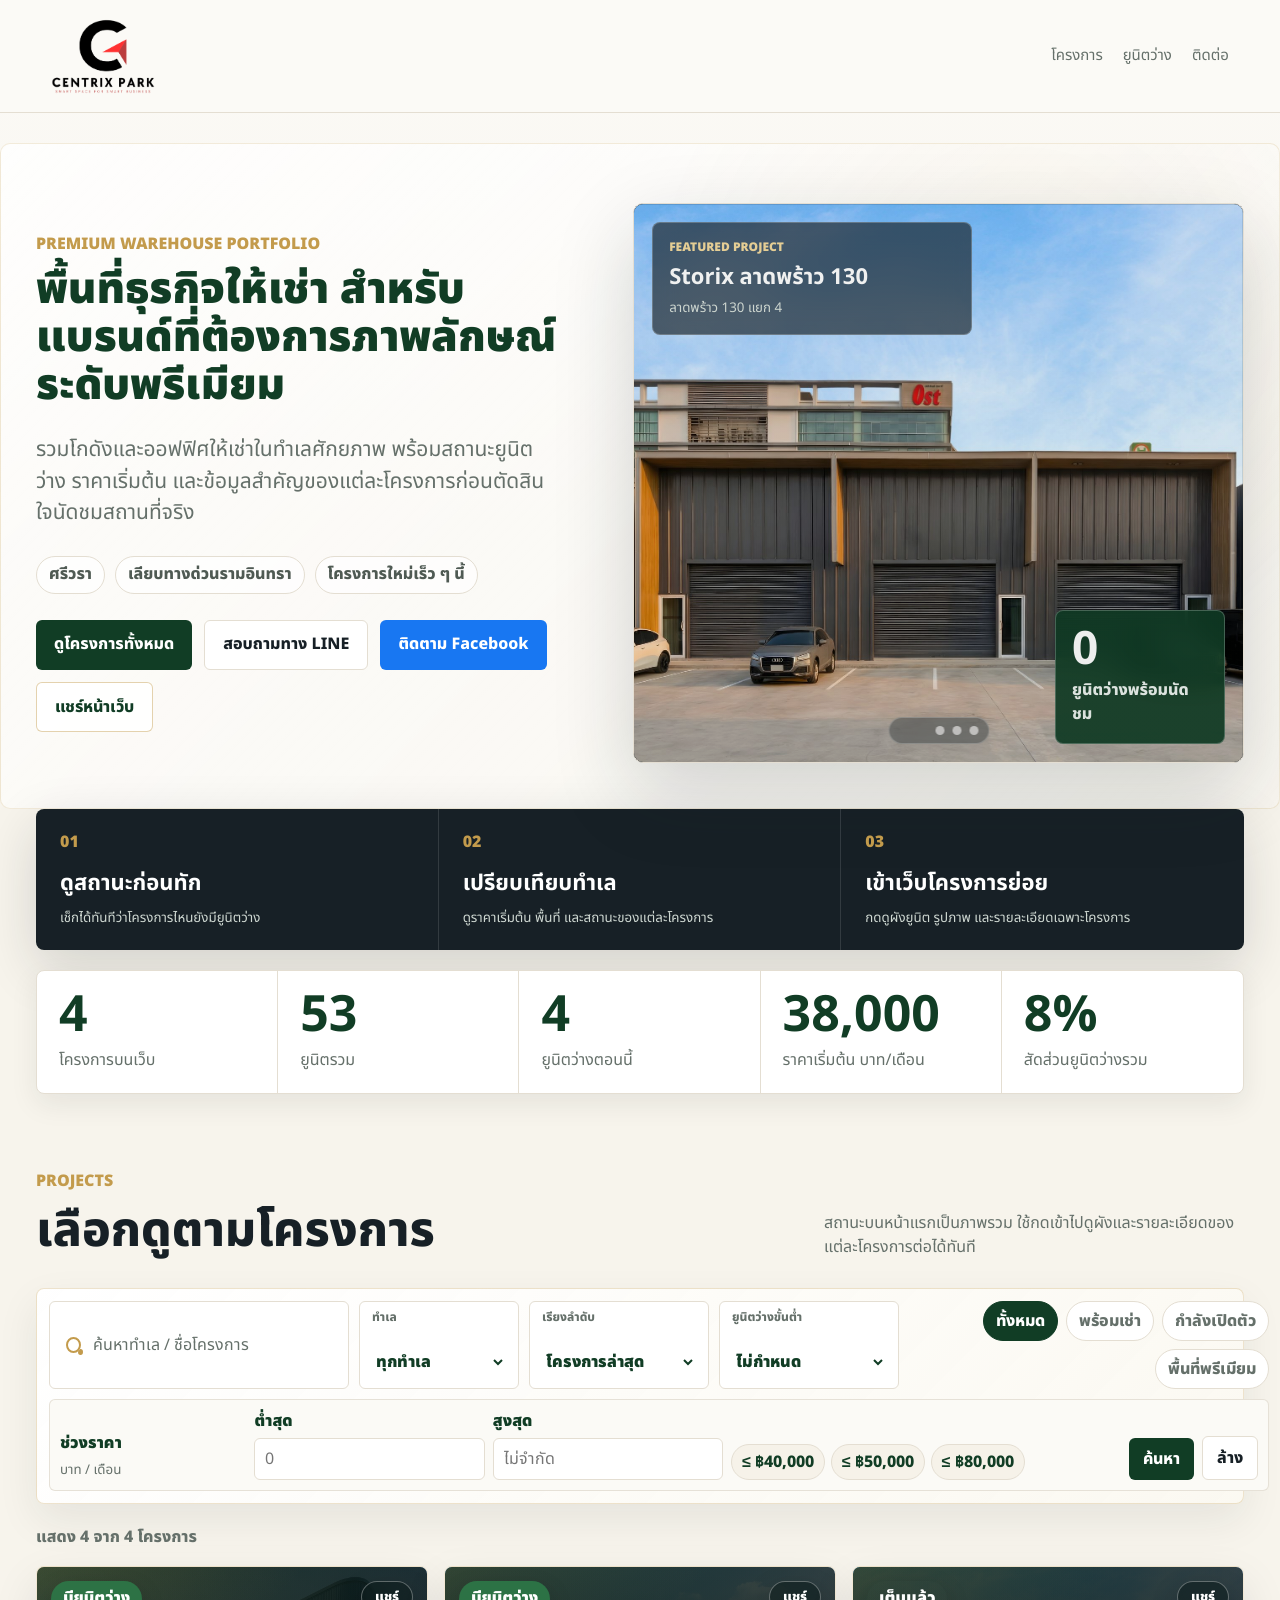
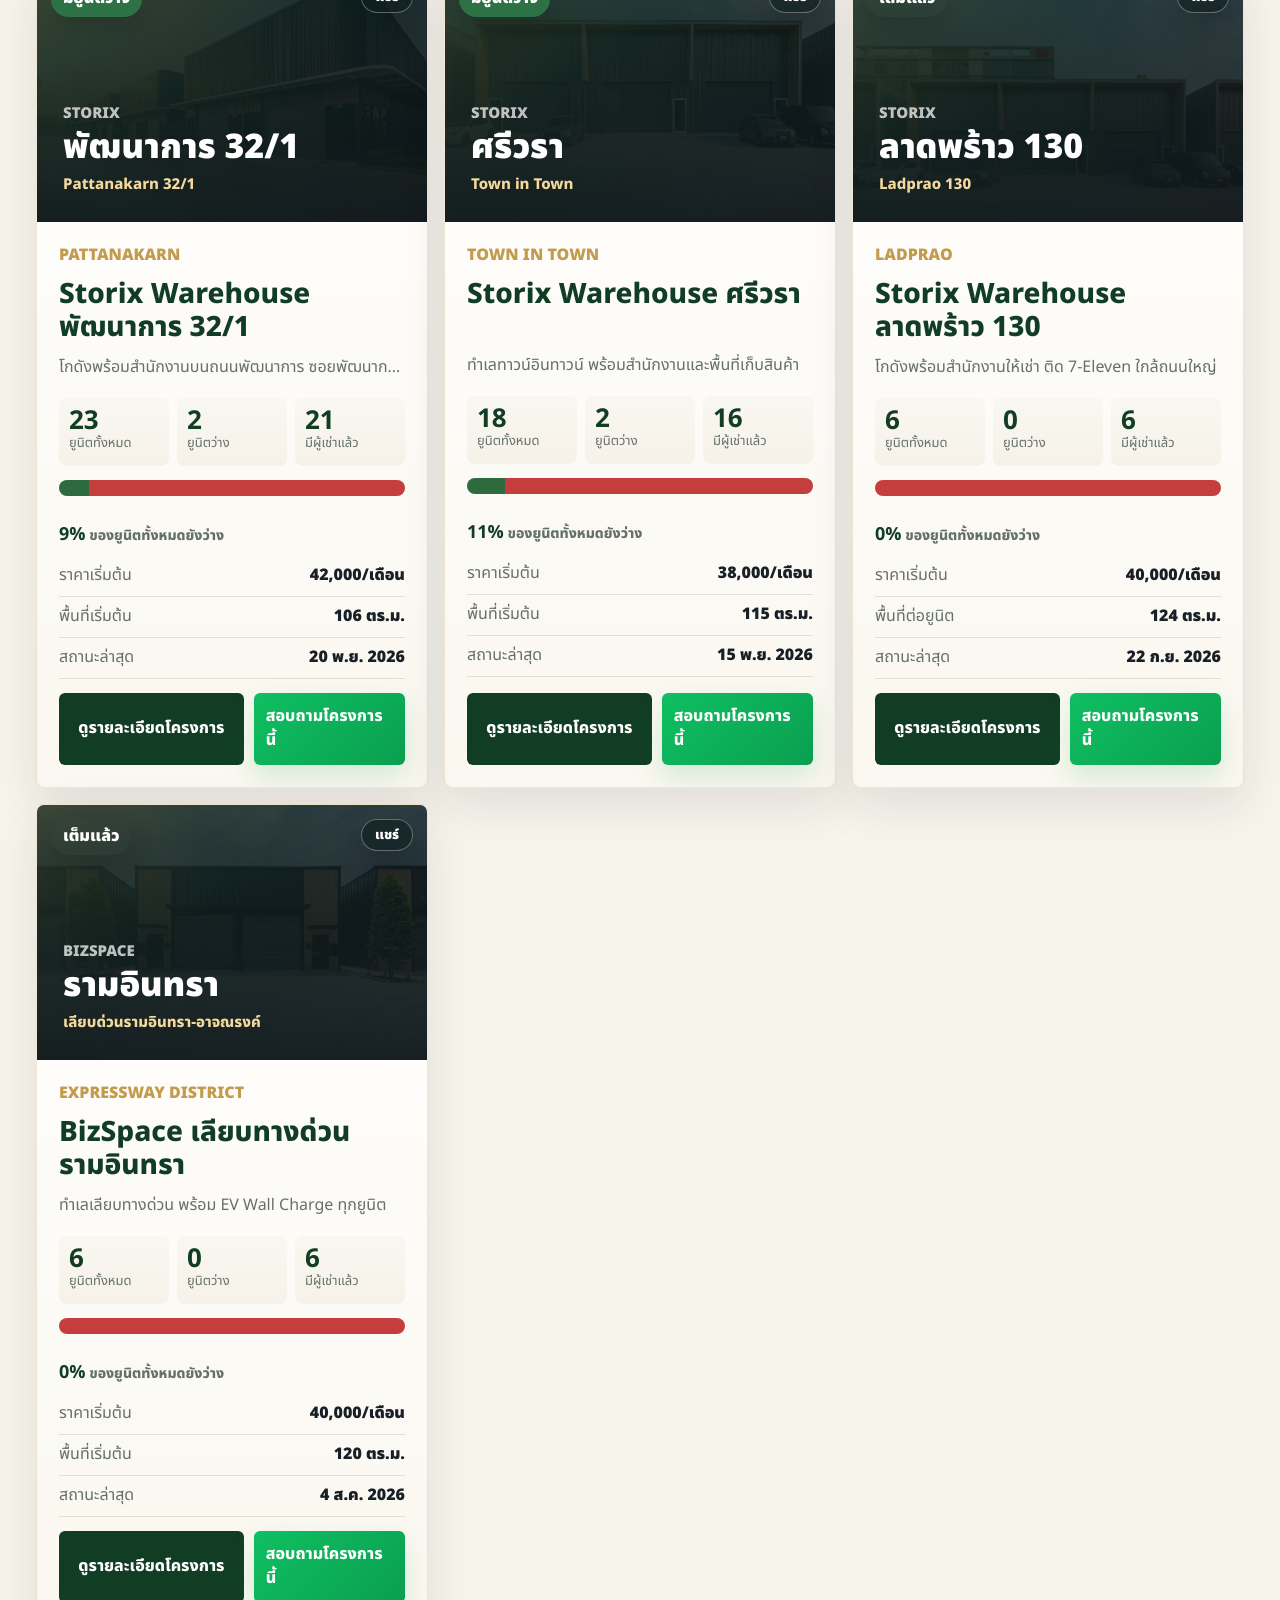
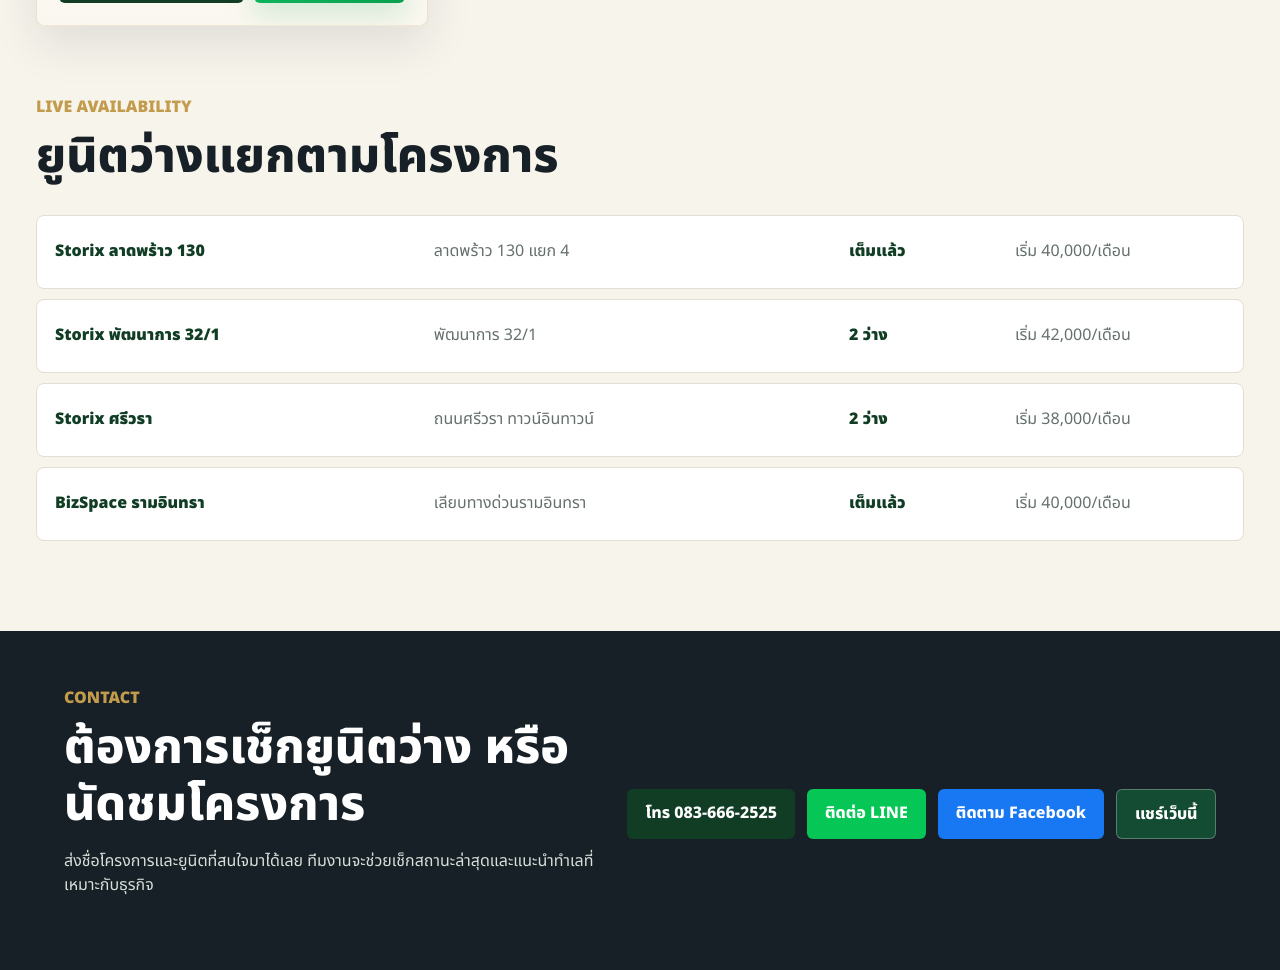
<file: index.html>
﻿<!doctype html>
<html lang="th">
  <head>
    <meta charset="utf-8">
    <meta name="viewport" content="width=device-width, initial-scale=1">
    <title>CENTRIX Park | โกดังและออฟฟิศให้เช่า</title>
    <meta name="description" content="รวมโกดังพร้อมสำนักงานให้เช่าในทำเลพรีเมียม พร้อมสถานะยูนิตว่าง ราคาเริ่มต้น และข้อมูลสำคัญของแต่ละโครงการก่อนนัดชมสถานที่จริง">
    <meta name="robots" content="index, follow">
    <link rel="canonical" href="https://www.centrixpark.com/">
    <meta property="og:type" content="website">
    <meta property="og:site_name" content="CENTRIX Park">
    <meta property="og:title" content="CENTRIX Park | โกดังและออฟฟิศให้เช่าทำเลพรีเมียม">
    <meta property="og:description" content="เลือกดูโครงการโกดังพร้อมสำนักงานให้เช่า พร้อมสถานะยูนิตว่าง ราคาเริ่มต้น และข้อมูลสำคัญก่อนนัดชมสถานที่จริง">
    <meta property="og:url" content="https://www.centrixpark.com/">
    <meta property="og:image" content="https://www.centrixpark.com/assets/storix-sriwara/hero-daylight.jpeg">
    <meta name="twitter:card" content="summary_large_image">
    <meta name="twitter:title" content="CENTRIX Park | โกดังและออฟฟิศให้เช่าทำเลพรีเมียม">
    <meta name="twitter:description" content="รวมโครงการโกดังพร้อมสำนักงานให้เช่า พร้อมสถานะยูนิตว่าง ราคาเริ่มต้น และทำเลสำคัญ">
    <meta name="twitter:image" content="https://www.centrixpark.com/assets/storix-sriwara/hero-daylight.jpeg">
    <link rel="preconnect" href="https://fonts.googleapis.com">
    <link rel="preconnect" href="https://fonts.gstatic.com" crossorigin>
    <link href="https://fonts.googleapis.com/css2?family=Noto+Sans+Thai:wght@400;500;600;700;800;900&display=swap" rel="stylesheet">
    <link rel="stylesheet" href="styles.css?v=20260813-feature-slider-1">
  </head>
  <body class="home-page">
    <header class="topbar home-topbar">
      <a class="brand brand-logo" href="#top" aria-label="CENTRIX Space">
        <img src="assets/brand/centrix-space-logo-header.png" alt="CENTRIX Space">
      </a>
      <nav aria-label="เมนูหลัก">
        <a href="#projects">โครงการ</a>
        <a href="#availability">ยูนิตว่าง</a>
        <a href="#contact">ติดต่อ</a>
      </nav>
    </header>

    <main id="top">
      <section class="home-hero">
        <div class="home-hero-copy">
          <p class="eyebrow">Premium Warehouse Portfolio</p>
          <h1>พื้นที่ธุรกิจให้เช่า สำหรับแบรนด์ที่ต้องการภาพลักษณ์ระดับพรีเมียม</h1>
          <p>
            รวมโกดังและออฟฟิศให้เช่าในทำเลศักยภาพ พร้อมสถานะยูนิตว่าง ราคาเริ่มต้น
            และข้อมูลสำคัญของแต่ละโครงการก่อนตัดสินใจนัดชมสถานที่จริง
          </p>
          <div class="home-location-pills" aria-label="ทำเลที่เปิดให้ดูข้อมูล">
            <span>ศรีวรา</span>
            <span>เลียบทางด่วนรามอินทรา</span>
            <span>โครงการใหม่เร็ว ๆ นี้</span>
          </div>
          <div class="hero-actions">
            <a class="button primary" href="#projects">ดูโครงการทั้งหมด</a>
            <a class="button ghost dark" href="https://lin.ee/n7IwEYp" target="_blank" rel="noreferrer" data-line-message="สนใจสอบถามภาพรวมโครงการโกดังและออฟฟิศให้เช่าของ CENTRIX Park">สอบถามทาง LINE</a>
            <a class="button facebook" href="https://www.facebook.com/centrixspace" target="_blank" rel="noreferrer">ติดตาม Facebook</a>
            <button class="button share" type="button" data-share data-share-url="./" data-share-title="CENTRIX Park" data-share-text="รวมโครงการโกดังและออฟฟิศให้เช่า พร้อมดูสถานะยูนิตว่างล่าสุด" data-share-done="แชร์แล้ว" data-share-copied="คัดลอกลิงก์แล้ว">แชร์หน้าเว็บ</button>
          </div>
        </div>
        <div class="home-hero-media home-feature-slider" data-feature-slider aria-label="โครงการแนะนำ">
          <a class="feature-slide is-active" href="storix-ladprao130/" data-feature-slide aria-label="ดูโครงการ Storix ลาดพร้าว 130">
            <img src="assets/storix-ladprao130/hero-front.jpg" alt="Storix Warehouse ลาดพร้าว 130">
            <span class="home-hero-panel">
              <span>Featured Project</span>
              <strong>Storix ลาดพร้าว 130</strong>
              <small>ลาดพร้าว 130 แยก 4</small>
            </span>
            <span class="home-hero-badge">
              <strong>0</strong>
              <span>ยูนิตว่างพร้อมนัดชม</span>
            </span>
          </a>
          <a class="feature-slide" href="storix-phatthanakan32-1/" data-feature-slide aria-label="ดูโครงการ Storix พัฒนาการ 32/1">
            <img src="assets/storix-phatthanakan32-1/hero.jpeg" alt="Storix Warehouse พัฒนาการ 32/1">
            <span class="home-hero-panel">
              <span>Featured Project</span>
              <strong>Storix พัฒนาการ 32/1</strong>
              <small>Pattanakarn 32/1</small>
            </span>
            <span class="home-hero-badge">
              <strong>2</strong>
              <span>ยูนิตว่างพร้อมนัดชม</span>
            </span>
          </a>
          <a class="feature-slide" href="storix-sriwara/" data-feature-slide aria-label="ดูโครงการ Storix ศรีวรา">
            <img src="assets/storix-sriwara/hero-daylight.jpeg" alt="Storix Warehouse ศรีวรา">
            <span class="home-hero-panel">
              <span>Featured Project</span>
              <strong>Storix ศรีวรา</strong>
              <small>Town in Town</small>
            </span>
            <span class="home-hero-badge">
              <strong>2</strong>
              <span>ยูนิตว่างพร้อมนัดชม</span>
            </span>
          </a>
          <a class="feature-slide" href="bizspace-ramindra/" data-feature-slide aria-label="ดูโครงการ BizSpace รามอินทรา">
            <img src="assets/bizspace-ramindra/hero-wide.jpeg" alt="BizSpace เลียบทางด่วนรามอินทรา">
            <span class="home-hero-panel">
              <span>Featured Project</span>
              <strong>BizSpace รามอินทรา</strong>
              <small>เลียบด่วนรามอินทรา-อาจณรงค์</small>
            </span>
            <span class="home-hero-badge">
              <strong>0</strong>
              <span>ยูนิตว่างพร้อมนัดชม</span>
            </span>
          </a>
          <div class="feature-slider-dots" aria-label="เลือกโครงการแนะนำ">
            <button class="active" type="button" data-feature-dot aria-label="แสดง Storix ลาดพร้าว 130"></button>
            <button type="button" data-feature-dot aria-label="แสดง Storix พัฒนาการ 32/1"></button>
            <button type="button" data-feature-dot aria-label="แสดง Storix ศรีวรา"></button>
            <button type="button" data-feature-dot aria-label="แสดง BizSpace รามอินทรา"></button>
          </div>
        </div>
      </section>

      <section class="home-service-strip" aria-label="บริการบนหน้าแรก">
        <article>
          <span>01</span>
          <strong>ดูสถานะก่อนทัก</strong>
          <small>เช็กได้ทันทีว่าโครงการไหนยังมียูนิตว่าง</small>
        </article>
        <article>
          <span>02</span>
          <strong>เปรียบเทียบทำเล</strong>
          <small>ดูราคาเริ่มต้น พื้นที่ และสถานะของแต่ละโครงการ</small>
        </article>
        <article>
          <span>03</span>
          <strong>เข้าเว็บโครงการย่อย</strong>
          <small>กดดูผังยูนิต รูปภาพ และรายละเอียดเฉพาะโครงการ</small>
        </article>
      </section>

      <section class="home-stats" aria-label="ภาพรวมสถานะทุกโครงการ">
        <div>
          <strong data-home-stat="projects">4</strong>
          <span>โครงการบนเว็บ</span>
        </div>
        <div>
          <strong data-home-stat="total-units">53</strong>
          <span>ยูนิตรวม</span>
        </div>
        <div>
          <strong data-home-stat="available-units">4</strong>
          <span>ยูนิตว่างตอนนี้</span>
        </div>
        <div>
          <strong data-home-stat="min-price">38,000</strong>
          <span>ราคาเริ่มต้น บาท/เดือน</span>
        </div>
        <div>
          <strong data-overall-availability>8%</strong>
          <span>สัดส่วนยูนิตว่างรวม</span>
        </div>
      </section>

      <section class="section project-directory" id="projects">
        <div class="section-head">
          <div>
            <p class="eyebrow">Projects</p>
            <h2>เลือกดูตามโครงการ</h2>
          </div>
          <p class="home-note">สถานะบนหน้าแรกเป็นภาพรวม ใช้กดเข้าไปดูผังและรายละเอียดของแต่ละโครงการต่อได้ทันที</p>
        </div>

        <div class="project-toolbar" aria-label="เครื่องมือค้นหาโครงการ">
          <div class="project-search">
            <input type="search" placeholder="ค้นหาทำเล / ชื่อโครงการ" aria-label="ค้นหาทำเลหรือชื่อโครงการ" data-project-search>
          </div>
          <label class="project-select-filter">
            <span>ทำเล</span>
            <select data-location-filter aria-label="กรองตามทำเล">
              <option value="all">ทุกทำเล</option>
              <option value="pattanakarn">พัฒนาการ</option>
              <option value="ladprao">ลาดพร้าว</option>
              <option value="town-in-town">ทาวน์อินทาวน์</option>
              <option value="ramindra">เลียบด่วนรามอินทรา</option>
            </select>
          </label>
          <label class="project-sort">
            <span>เรียงลำดับ</span>
            <select data-project-sort aria-label="เรียงลำดับโครงการ">
              <option value="latest">โครงการล่าสุด</option>
              <option value="price-asc">ราคาต่ำสุด-สูงสุด</option>
              <option value="available-desc">ยูนิตว่างเยอะ-น้อย</option>
              <option value="availability-percent">สัดส่วนว่างสูงสุด</option>
            </select>
          </label>
          <label class="project-select-filter compact-filter">
            <span>ยูนิตว่างขั้นต่ำ</span>
            <select data-min-available aria-label="กรองตามจำนวนยูนิตว่างขั้นต่ำ">
              <option value="0">ไม่กำหนด</option>
              <option value="1">อย่างน้อย 1 ยูนิต</option>
              <option value="5">อย่างน้อย 5 ยูนิต</option>
              <option value="10">อย่างน้อย 10 ยูนิต</option>
              <option value="20">อย่างน้อย 20 ยูนิต</option>
            </select>
          </label>
          <div class="project-filter-pills" aria-label="ตัวกรองสถานะโครงการ">
            <button class="active" type="button" data-status-filter="all">ทั้งหมด</button>
            <button type="button" data-status-filter="available">พร้อมเช่า</button>
            <button type="button" data-status-filter="coming">กำลังเปิดตัว</button>
            <button type="button" data-status-filter="premium">พื้นที่พรีเมียม</button>
          </div>

          <div class="price-filter-panel" aria-label="ค้นหาตามช่วงราคา">
            <div>
              <span class="filter-label">ช่วงราคา</span>
              <small>บาท / เดือน</small>
            </div>
            <label>
              <span>ต่ำสุด</span>
              <input type="number" min="0" step="1000" placeholder="0" data-price-min>
            </label>
            <label>
              <span>สูงสุด</span>
              <input type="number" min="0" step="1000" placeholder="ไม่จำกัด" data-price-max>
            </label>
            <div class="price-shortcuts" aria-label="ช่วงราคายอดนิยม">
              <button type="button" data-price-max-shortcut="40000">≤ ฿40,000</button>
              <button type="button" data-price-max-shortcut="50000">≤ ฿50,000</button>
              <button type="button" data-price-max-shortcut="80000">≤ ฿80,000</button>
            </div>
            <button class="button primary compact" type="button" data-apply-filter>ค้นหา</button>
            <button class="button ghost dark compact" type="button" data-clear-filter>ล้าง</button>
          </div>
        </div>
        <div class="active-filter-chips" aria-live="polite" data-active-filters></div>
        <p class="filter-result" data-filter-result>แสดง 4 โครงการ</p>

        <div class="project-grid">
          <article class="project-card project-card-compact reveal-on-scroll" data-project-card data-status="leased premium" data-name="Storix Warehouse ลาดพร้าว 130" data-brand="Storix" data-location="ลาดพร้าว 130 แยก 4" data-location-key="ladprao" data-tags="โกดัง สำนักงาน ลาดพร้าว 130 แยก 4 ติด 7-Eleven ใกล้ถนนใหญ่ premium warehouse office เต็มแล้ว มีผู้เช่าแล้ว" data-min-price="40000" data-area="124" data-total-units="6" data-available-units="0" data-updated-order="28">
            <div class="project-cover-wrap">
              <a class="project-image project-cover ladprao-cover" href="storix-ladprao130/" aria-label="ดูโครงการ Storix ลาดพร้าว 130">
                <span class="project-status leased">เต็มแล้ว</span>
                <span class="project-cover-brand">Storix</span>
                <strong>ลาดพร้าว 130</strong>
                <small>Ladprao 130</small>
              </a>
              <button class="project-share-button" type="button" data-share data-share-url="storix-ladprao130/" data-share-title="Storix Warehouse ลาดพร้าว 130" data-share-text="โกดังพร้อมสำนักงานให้เช่า ลาดพร้าว 130 แยก 4 ติด 7-Eleven ใกล้ถนนใหญ่" data-share-done="แชร์แล้ว" data-share-copied="คัดลอกลิงก์แล้ว">แชร์</button>
            </div>
            <div class="project-content">
              <div>
                <p class="eyebrow">Ladprao</p>
                <h3>Storix Warehouse ลาดพร้าว 130</h3>
                <p>โกดังพร้อมสำนักงานให้เช่า ติด 7-Eleven ใกล้ถนนใหญ่</p>
              </div>
              <div class="project-metrics" aria-label="สถานะ Storix ลาดพร้าว 130">
                <span><strong>6</strong>ยูนิตทั้งหมด</span>
                <span><strong>0</strong>ยูนิตว่าง</span>
                <span><strong>6</strong>มีผู้เช่าแล้ว</span>
              </div>
              <div class="availability-bar" aria-label="แถบสถานะยูนิต Storix ลาดพร้าว 130">
                <span class="bar available" style="--size: 0"></span>
                <span class="bar reserved" style="--size: 6"></span>
              </div>
              <p class="availability-caption"><strong>0%</strong> ของยูนิตทั้งหมดยังว่าง</p>
              <dl class="project-facts">
                <div><dt>ราคาเริ่มต้น</dt><dd>40,000/เดือน</dd></div>
                <div><dt>พื้นที่ต่อยูนิต</dt><dd>124 ตร.ม.</dd></div>
                <div><dt>สถานะล่าสุด</dt><dd>22 ก.ย. 2026</dd></div>
              </dl>
              <div class="project-actions">
                <a class="button primary" href="storix-ladprao130/">ดูรายละเอียดโครงการ</a>
                <a class="button line subtle" href="https://lin.ee/n7IwEYp" target="_blank" rel="noreferrer" data-line-message="สนใจสอบถามรายละเอียด Storix Warehouse ลาดพร้าว 130 ราคา 40,000 บาท/เดือน ตอนนี้มีผู้เช่าเต็มแล้ว ขนาด 124 ตร.ม.">สอบถามโครงการนี้</a>
              </div>
            </div>
          </article>
          <article class="project-card project-card-compact reveal-on-scroll" data-project-card data-status="available premium" data-name="Storix Warehouse พัฒนาการ 32/1" data-brand="Storix" data-location="พัฒนาการ 32/1" data-location-key="pattanakarn" data-tags="โกดัง สำนักงาน ถนนพัฒนาการ ซอยพัฒนาการ 32/1 premium warehouse office" data-min-price="42000" data-area="106" data-total-units="23" data-available-units="2" data-updated-order="36">
            <div class="project-cover-wrap">
              <a class="project-image project-cover phatthanakan-cover" href="storix-phatthanakan32-1/" aria-label="ดูโครงการ Storix พัฒนาการ 32/1">
                <span class="project-status available">มียูนิตว่าง</span>
                <span class="project-cover-brand">Storix</span>
                <strong>พัฒนาการ 32/1</strong>
                <small>Pattanakarn 32/1</small>
              </a>
              <button class="project-share-button" type="button" data-share data-share-url="storix-phatthanakan32-1/" data-share-title="Storix Warehouse พัฒนาการ 32/1" data-share-text="โกดังพร้อมสำนักงานบนถนนพัฒนาการ ซอยพัฒนาการ 32/1" data-share-done="แชร์แล้ว" data-share-copied="คัดลอกลิงก์แล้ว">แชร์</button>
            </div>
            <div class="project-content">
              <div>
                <p class="eyebrow">Pattanakarn</p>
                <h3>Storix Warehouse พัฒนาการ 32/1</h3>
                <p>โกดังพร้อมสำนักงานบนถนนพัฒนาการ ซอยพัฒนาการ 32/1</p>
              </div>
              <div class="project-metrics" aria-label="สถานะ Storix พัฒนาการ 32/1">
                <span><strong>23</strong>ยูนิตทั้งหมด</span>
                <span><strong>2</strong>ยูนิตว่าง</span>
                <span><strong>21</strong>มีผู้เช่าแล้ว</span>
              </div>
              <div class="availability-bar" aria-label="แถบสถานะยูนิต Storix พัฒนาการ 32/1">
                <span class="bar available" style="--size: 2"></span>
                <span class="bar reserved" style="--size: 21"></span>
              </div>
              <p class="availability-caption"><strong>9%</strong> ของยูนิตทั้งหมดยังว่าง</p>
              <dl class="project-facts">
                <div><dt>ราคาเริ่มต้น</dt><dd>42,000/เดือน</dd></div>
                <div><dt>พื้นที่เริ่มต้น</dt><dd>106 ตร.ม.</dd></div>
                <div><dt>สถานะล่าสุด</dt><dd>20 พ.ย. 2026</dd></div>
              </dl>
              <div class="project-actions">
                <a class="button primary" href="storix-phatthanakan32-1/">ดูรายละเอียดโครงการ</a>
                <a class="button line subtle" href="https://lin.ee/n7IwEYp" target="_blank" rel="noreferrer" data-line-message="สนใจสอบถามรายละเอียด Storix Warehouse พัฒนาการ 32/1 ราคาเริ่มต้น 42,000 บาท/เดือน ยูนิตว่าง 2 ยูนิต">สอบถามโครงการนี้</a>
              </div>
            </div>
          </article>
          <article class="project-card project-card-compact featured reveal-on-scroll" data-project-card data-status="available premium" data-name="Storix Warehouse ศรีวรา" data-brand="Storix" data-location="ถนนศรีวรา ทาวน์อินทาวน์" data-location-key="town-in-town" data-tags="โกดัง สำนักงาน ศรีวรา ทาวน์อินทาวน์ town in town premium warehouse office" data-min-price="38000" data-area="115" data-total-units="18" data-available-units="2" data-updated-order="35">
            <div class="project-cover-wrap">
              <a class="project-image project-cover storix-cover" href="storix-sriwara/" aria-label="ดูโครงการ Storix ศรีวรา">
                <span class="project-status available">มียูนิตว่าง</span>
                <span class="project-cover-brand">Storix</span>
                <strong>ศรีวรา</strong>
                <small>Town in Town</small>
              </a>
              <button class="project-share-button" type="button" data-share data-share-url="storix-sriwara/" data-share-title="Storix Warehouse ศรีวรา" data-share-text="โกดังพร้อมสำนักงาน ทำเลถนนศรีวรา ทาวน์อินทาวน์" data-share-done="แชร์แล้ว" data-share-copied="คัดลอกลิงก์แล้ว">แชร์</button>
            </div>
            <div class="project-content">
              <div>
                <p class="eyebrow">Town in Town</p>
                <h3>Storix Warehouse ศรีวรา</h3>
                <p>ทำเลทาวน์อินทาวน์ พร้อมสำนักงานและพื้นที่เก็บสินค้า</p>
              </div>
              <div class="project-metrics" aria-label="สถานะ Storix ศรีวรา">
                <span><strong>18</strong>ยูนิตทั้งหมด</span>
                <span><strong>2</strong>ยูนิตว่าง</span>
                <span><strong>16</strong>มีผู้เช่าแล้ว</span>
              </div>
              <div class="availability-bar" aria-label="แถบสถานะยูนิต Storix ศรีวรา">
                <span class="bar available" style="--size: 2"></span>
                <span class="bar reserved" style="--size: 16"></span>
              </div>
              <p class="availability-caption"><strong>11%</strong> ของยูนิตทั้งหมดยังว่าง</p>
              <dl class="project-facts">
                <div><dt>ราคาเริ่มต้น</dt><dd>38,000/เดือน</dd></div>
                <div><dt>พื้นที่เริ่มต้น</dt><dd>115 ตร.ม.</dd></div>
                <div><dt>สถานะล่าสุด</dt><dd>15 พ.ย. 2026</dd></div>
              </dl>
              <div class="project-actions">
                <a class="button primary" href="storix-sriwara/">ดูรายละเอียดโครงการ</a>
                <a class="button line subtle" href="https://lin.ee/n7IwEYp" target="_blank" rel="noreferrer" data-line-message="สนใจสอบถามรายละเอียด Storix Warehouse ศรีวรา ราคาเริ่มต้น 38,000 บาท/เดือน ยูนิตว่าง 2 ยูนิต">สอบถามโครงการนี้</a>
              </div>
            </div>
          </article>

          <article class="project-card project-card-compact reveal-on-scroll" data-project-card data-status="leased premium" data-name="BizSpace เลียบทางด่วนรามอินทรา" data-brand="BizSpace" data-location="เลียบด่วนรามอินทรา-อาจณรงค์" data-location-key="ramindra" data-tags="โกดัง สำนักงาน เลียบด่วน รามอินทรา อาจณรงค์ EV wall charge bizspace premium warehouse office เต็มแล้ว มีผู้เช่าแล้ว" data-min-price="40000" data-area="120" data-total-units="6" data-available-units="0" data-updated-order="14">
            <div class="project-cover-wrap">
              <a class="project-image project-cover ramindra-cover" href="bizspace-ramindra/" aria-label="ดูโครงการ BizSpace รามอินทรา">
                <span class="project-status leased">เต็มแล้ว</span>
                <span class="project-cover-brand">BizSpace</span>
                <strong>รามอินทรา</strong>
                <small>เลียบด่วนรามอินทรา-อาจณรงค์</small>
              </a>
              <button class="project-share-button" type="button" data-share data-share-url="bizspace-ramindra/" data-share-title="BizSpace เลียบทางด่วนรามอินทรา" data-share-text="โกดังพร้อมสำนักงาน ทำเลเลียบด่วนรามอินทรา-อาจณรงค์" data-share-done="แชร์แล้ว" data-share-copied="คัดลอกลิงก์แล้ว">แชร์</button>
            </div>
            <div class="project-content">
              <div>
                <p class="eyebrow">Expressway District</p>
                <h3>BizSpace เลียบทางด่วนรามอินทรา</h3>
                <p>ทำเลเลียบทางด่วน พร้อม EV Wall Charge ทุกยูนิต</p>
              </div>
              <div class="project-metrics" aria-label="สถานะ BizSpace รามอินทรา">
                <span><strong>6</strong>ยูนิตทั้งหมด</span>
                <span><strong>0</strong>ยูนิตว่าง</span>
                <span><strong>6</strong>มีผู้เช่าแล้ว</span>
              </div>
              <div class="availability-bar" aria-label="แถบสถานะยูนิต BizSpace รามอินทรา">
                <span class="bar available" style="--size: 0"></span>
                <span class="bar reserved" style="--size: 6"></span>
              </div>
              <p class="availability-caption"><strong>0%</strong> ของยูนิตทั้งหมดยังว่าง</p>
              <dl class="project-facts">
                <div><dt>ราคาเริ่มต้น</dt><dd>40,000/เดือน</dd></div>
                <div><dt>พื้นที่เริ่มต้น</dt><dd>120 ตร.ม.</dd></div>
                <div><dt>สถานะล่าสุด</dt><dd>4 ส.ค. 2026</dd></div>
              </dl>
              <div class="project-actions">
                <a class="button primary" href="bizspace-ramindra/">ดูรายละเอียดโครงการ</a>
                <a class="button line subtle" href="https://lin.ee/n7IwEYp" target="_blank" rel="noreferrer" data-line-message="สนใจสอบถามรายละเอียด BizSpace เลียบทางด่วนรามอินทรา ตอนนี้มีผู้เช่าเต็มทุกยูนิตแล้ว ขอรับข้อมูลโครงการใกล้เคียงหรือคิวแจ้งเตือนเมื่อมีห้องว่าง">สอบถามโครงการนี้</a>
              </div>
            </div>
          </article>
        </div>
        <div class="project-empty-state" hidden data-empty-projects>
          <strong>ไม่พบโครงการที่ตรงกับตัวกรอง</strong>
          <p>ลองลดช่วงราคา เปลี่ยนทำเล หรือกดล้างตัวกรองเพื่อดูโครงการทั้งหมดอีกครั้ง</p>
          <button class="button primary compact" type="button" data-clear-filter>ล้างตัวกรอง</button>
        </div>
      </section>

      <section class="section availability-overview" id="availability">
        <div class="section-head">
          <div>
            <p class="eyebrow">Live Availability</p>
            <h2>ยูนิตว่างแยกตามโครงการ</h2>
          </div>
        </div>
        <div class="overview-list">
          <a class="overview-row" href="storix-ladprao130/">
            <span class="overview-name">Storix ลาดพร้าว 130</span>
            <span class="overview-location">ลาดพร้าว 130 แยก 4</span>
            <span class="overview-number">เต็มแล้ว</span>
            <span class="overview-price">เริ่ม 40,000/เดือน</span>
          </a>
          <a class="overview-row" href="storix-phatthanakan32-1/">
            <span class="overview-name">Storix พัฒนาการ 32/1</span>
            <span class="overview-location">พัฒนาการ 32/1</span>
            <span class="overview-number">2 ว่าง</span>
            <span class="overview-price">เริ่ม 42,000/เดือน</span>
          </a>
          <a class="overview-row" href="storix-sriwara/">
            <span class="overview-name">Storix ศรีวรา</span>
            <span class="overview-location">ถนนศรีวรา ทาวน์อินทาวน์</span>
            <span class="overview-number">2 ว่าง</span>
            <span class="overview-price">เริ่ม 38,000/เดือน</span>
          </a>
          <a class="overview-row" href="bizspace-ramindra/">
            <span class="overview-name">BizSpace รามอินทรา</span>
            <span class="overview-location">เลียบทางด่วนรามอินทรา</span>
            <span class="overview-number">เต็มแล้ว</span>
            <span class="overview-price">เริ่ม 40,000/เดือน</span>
          </a>
        </div>
      </section>

      <section class="contact home-contact" id="contact">
        <div>
          <p class="eyebrow">Contact</p>
          <h2>ต้องการเช็กยูนิตว่าง หรือนัดชมโครงการ</h2>
          <p>ส่งชื่อโครงการและยูนิตที่สนใจมาได้เลย ทีมงานจะช่วยเช็กสถานะล่าสุดและแนะนำทำเลที่เหมาะกับธุรกิจ</p>
        </div>
        <div class="contact-actions">
          <a class="button primary" href="tel:0836662525">โทร 083-666-2525</a>
          <a class="button line" href="https://lin.ee/n7IwEYp" target="_blank" rel="noreferrer" data-line-message="สนใจสอบถามรายละเอียดโครงการโกดังและออฟฟิศให้เช่าของ CENTRIX Park">ติดต่อ LINE</a>
          <a class="button facebook" href="https://www.facebook.com/centrixspace" target="_blank" rel="noreferrer">ติดตาม Facebook</a>
          <button class="button share dark" type="button" data-share data-share-url="./" data-share-title="CENTRIX Park" data-share-text="รวมโครงการโกดังและออฟฟิศให้เช่าพร้อมสถานะยูนิตว่างล่าสุด" data-share-done="แชร์แล้ว" data-share-copied="คัดลอกลิงก์แล้ว">แชร์เว็บนี้</button>
        </div>
      </section>
    </main>

    <div class="sticky-contact" aria-label="ติดต่อด่วน">
      <a href="tel:0836662525">โทร 083-666-2525</a>
      <a href="https://lin.ee/n7IwEYp" target="_blank" rel="noreferrer" data-line-message="สนใจสอบถามรายละเอียดโครงการโกดังและออฟฟิศให้เช่าของ CENTRIX Park">LINE</a>
      <a href="#projects">โครงการ</a>
    </div>
    <script src="home.js?v=20260813-feature-slider-1"></script>
  </body>
</html>
</file>
<file: styles.css>
﻿:root {
  --forest: #113d25;
  --forest-2: #1d5133;
  --gold: #c39b4c;
  --ink: #172026;
  --muted: #65706a;
  --paper: #fbfaf6;
  --line: #e4ded2;
  --available: #2d6b3f;
  --reserved: #c53e3e;
  --rented: #767676;
  --shadow: 0 18px 48px rgba(23, 32, 38, 0.14);
}

* {
  box-sizing: border-box;
}

html {
  scroll-behavior: smooth;
  overflow-x: hidden;
}

body {
  margin: 0;
  color: var(--ink);
  background: var(--paper);
  font-family: "Noto Sans Thai", "Noto Sans Thai UI", Tahoma, "Segoe UI", "Leelawadee UI", sans-serif;
  font-size: 16px;
  font-weight: 400;
  line-height: 1.5;
  text-rendering: geometricPrecision;
  overflow-x: hidden;
}

img {
  display: block;
  max-width: 100%;
}

a {
  color: inherit;
  text-decoration: none;
}

button,
select,
input {
  font: inherit;
  font-family: "Noto Sans Thai", "Noto Sans Thai UI", Tahoma, "Segoe UI", "Leelawadee UI", sans-serif;
}

textarea {
  font: inherit;
  font-family: "Noto Sans Thai", "Noto Sans Thai UI", Tahoma, "Segoe UI", "Leelawadee UI", sans-serif;
}

.topbar {
  position: sticky;
  top: 0;
  z-index: 20;
  display: flex;
  align-items: center;
  gap: 24px;
  padding: 14px clamp(18px, 4vw, 52px);
  background: rgba(251, 250, 246, 0.94);
  border-bottom: 1px solid var(--line);
  backdrop-filter: blur(16px);
}

.brand {
  display: flex;
  align-items: baseline;
  gap: 8px;
  margin-right: auto;
  font-weight: 900;
  letter-spacing: 0;
  color: var(--forest);
}

.brand span {
  font-size: 26px;
}

.brand small {
  font-size: 15px;
  color: var(--gold);
}

.brand-logo {
  align-items: center;
  min-height: 44px;
  padding: 4px 0;
}

.brand-logo img {
  width: 104px;
  height: 76px;
  object-fit: contain;
  border-radius: 4px;
}

nav {
  display: flex;
  gap: 20px;
  color: var(--muted);
  font-size: 15px;
}

nav a:hover {
  color: var(--forest);
}

.admin-open,
.button,
.filter,
.icon-button {
  border: 0;
  cursor: pointer;
}

.admin-open {
  padding: 9px 15px;
  color: white;
  background: var(--ink);
  border-radius: 6px;
}

.hero {
  position: relative;
  min-height: min(760px, calc(100vh - 64px));
  display: grid;
  align-items: end;
  overflow: hidden;
  background: var(--ink);
}

.hero img {
  position: absolute;
  inset: 0;
  width: 100%;
  height: 100%;
  object-fit: cover;
}

.hero::after {
  content: "";
  position: absolute;
  inset: 0;
  background: linear-gradient(90deg, rgba(11, 24, 18, 0.76), rgba(11, 24, 18, 0.22) 54%, rgba(11, 24, 18, 0.08));
}

.hero-copy {
  position: relative;
  z-index: 1;
  width: min(760px, 92vw);
  padding: 0 clamp(20px, 5vw, 72px) clamp(40px, 8vw, 96px);
  color: white;
}

.hero-copy p {
  margin: 0 0 12px;
  font-size: clamp(18px, 2.2vw, 25px);
  color: #f3d99d;
}

.hero h1 {
  margin: 0;
  font-size: clamp(40px, 5.8vw, 74px);
  line-height: 1.02;
  letter-spacing: 0;
}

.hero-actions,
.contact-actions {
  display: flex;
  flex-wrap: wrap;
  gap: 12px;
  margin-top: 26px;
}

.button {
  display: inline-flex;
  min-height: 46px;
  align-items: center;
  justify-content: center;
  padding: 12px 18px;
  border-radius: 6px;
  font-weight: 800;
  transition: transform 180ms ease, box-shadow 180ms ease, background-color 180ms ease, border-color 180ms ease;
}

.button:hover,
.admin-open:hover,
.filter:hover {
  transform: translateY(-1px);
  box-shadow: 0 12px 26px rgba(23, 32, 38, 0.14);
}

.button.compact {
  min-height: 42px;
  padding: 9px 14px;
}

.button.primary {
  color: white;
  background: var(--forest);
}

.button.ghost {
  color: white;
  border: 1px solid rgba(255, 255, 255, 0.65);
}

.button.ghost.dark {
  color: var(--ink);
  border-color: var(--line);
  background: white;
}

.button.line {
  color: white;
  background: #06c755;
}

.button.facebook {
  color: white;
  background: #1877f2;
}

.button.facebook:hover {
  background: #0f63d3;
}

.button.share {
  color: var(--forest);
  border: 1px solid rgba(195, 155, 76, 0.45);
  background: rgba(255, 255, 255, 0.88);
}

.button.share:hover {
  border-color: rgba(195, 155, 76, 0.72);
  background: #fff8e6;
}

.button.share.dark {
  color: white;
  border-color: rgba(255, 255, 255, 0.28);
  background: rgba(20, 79, 51, 0.96);
}

.button.share.subtle {
  color: var(--forest);
  border-color: rgba(20, 79, 51, 0.18);
  background: #f7f3ea;
}

.map-button {
  gap: 10px;
  white-space: nowrap;
}

.map-logo {
  display: grid;
  place-items: center;
  width: 28px;
  height: 28px;
  color: #4285f4;
  background: white;
  border-radius: 50%;
  font-weight: 900;
  box-shadow: inset 0 0 0 2px #34a853;
}

.status-strip {
  display: grid;
  grid-template-columns: repeat(4, 1fr);
  border-bottom: 1px solid var(--line);
  background: white;
}

.status-strip div {
  padding: 24px clamp(16px, 3vw, 42px);
  border-right: 1px solid var(--line);
}

.status-strip strong {
  display: block;
  color: var(--forest);
  font-size: clamp(30px, 4vw, 48px);
  line-height: 1;
}

.status-strip span {
  color: var(--muted);
}

.section {
  width: min(1180px, calc(100% - 40px));
  margin: 0 auto;
  padding: 70px 0;
}

.intro {
  display: grid;
  grid-template-columns: 1.08fr 0.92fr;
  gap: 34px;
  align-items: start;
}

.intro-title {
  max-width: 780px;
  font-size: clamp(28px, 3.15vw, 40px);
}

.location-brief {
  padding-top: 0;
}

.location-card {
  display: grid;
  grid-template-columns: 1fr auto;
  gap: 24px;
  align-items: center;
  padding: 28px;
  color: white;
  background: var(--forest);
  border-radius: 8px;
  box-shadow: var(--shadow);
}

.location-title {
  white-space: nowrap;
  font-size: clamp(28px, 3vw, 40px);
}

.location-card p:not(.eyebrow) {
  max-width: 760px;
  margin-bottom: 0;
  color: #e1e9e3;
}

.info-grid {
  display: grid;
  grid-template-columns: repeat(3, minmax(300px, 1fr));
  gap: 12px;
  margin-top: 16px;
}

.info-grid article {
  display: flex;
  gap: 12px;
  align-items: flex-start;
  padding: 18px;
  background: white;
  border: 1px solid var(--line);
  border-radius: 8px;
}

.info-icon {
  display: grid;
  place-items: center;
  width: 48px;
  height: 48px;
  color: white;
  background: var(--forest-2);
  border-radius: 50%;
  font-size: 13px;
  font-weight: 900;
}

.info-grid strong,
.info-grid small {
  display: block;
}

.info-grid strong {
  font-size: 16px;
  line-height: 1.35;
  word-break: keep-all;
  overflow-wrap: normal;
}

.info-grid small {
  color: var(--muted);
  line-height: 1.45;
  word-break: keep-all;
  overflow-wrap: normal;
}

.eyebrow {
  margin: 0 0 10px;
  color: var(--gold);
  font-weight: 900;
  text-transform: uppercase;
}

h2,
h3 {
  margin: 0;
  line-height: 1.18;
  letter-spacing: 0;
  font-weight: 800;
}

h2 {
  font-size: clamp(30px, 4vw, 48px);
}

h3 {
  font-size: 24px;
}

.section-head {
  display: flex;
  align-items: end;
  justify-content: space-between;
  gap: 24px;
  margin-bottom: 28px;
}

.legend {
  display: flex;
  flex-wrap: wrap;
  gap: 12px;
  color: var(--muted);
}

.updated-badge {
  display: inline-flex;
  margin: 14px 0 0;
  padding: 7px 12px;
  color: #5a4d2a;
  background: #fff4d8;
  border: 1px solid #efd38a;
  border-radius: 999px;
  font-weight: 800;
}

.legend span {
  display: inline-flex;
  align-items: center;
  gap: 7px;
}

.dot {
  width: 11px;
  height: 11px;
  border-radius: 50%;
}

.dot.available {
  background: var(--available);
}

.dot.reserved {
  background: var(--reserved);
}

.dot.rented {
  background: var(--rented);
}

.availability-grid {
  display: grid;
  grid-template-columns: minmax(0, 1.55fr) minmax(280px, 0.65fr);
  gap: 24px;
  align-items: stretch;
}

.site-map {
  position: relative;
  display: grid;
  grid-template-columns: 1fr 0.72fr 1fr;
  gap: 16px;
  min-height: 720px;
  padding: 28px;
  background: linear-gradient(180deg, #f4efe5, #ffffff);
  border: 1px solid var(--line);
  border-radius: 8px;
  box-shadow: var(--shadow);
}

.road-label {
  position: absolute;
  right: 28px;
  bottom: 16px;
  color: var(--gold);
  font-weight: 900;
}

.unit-column {
  display: grid;
  gap: 10px;
  align-content: stretch;
}

.unit {
  position: relative;
  display: grid;
  grid-template-columns: auto 1fr;
  gap: 10px;
  align-items: center;
  min-height: 70px;
  padding: 12px;
  border: 2px solid transparent;
  border-radius: 7px;
  background: white;
  box-shadow: 0 8px 22px rgba(17, 61, 37, 0.08);
  text-align: left;
}

.unit.gap-before {
  margin-top: 30px;
}

.unit:hover,
.unit.selected {
  border-color: var(--gold);
}

.unit.filtered-out {
  opacity: 0.28;
}

.badge {
  display: grid;
  place-items: center;
  width: 44px;
  height: 44px;
  color: white;
  border-radius: 50%;
  font-weight: 900;
}

.unit.available .badge {
  background: var(--available);
}

.unit.reserved .badge {
  background: var(--reserved);
}

.unit.rented .badge {
  background: var(--rented);
}

.unit strong {
  display: block;
  color: var(--ink);
}

.unit small {
  color: var(--muted);
}

.driveway {
  display: grid;
  align-content: space-between;
  justify-items: center;
  padding: 32px 12px;
  color: white;
  background: linear-gradient(180deg, #33383a, #151a1d);
  border-radius: 8px;
  text-align: center;
  font-weight: 800;
}

.entry-exit {
  display: inline-flex;
  align-items: center;
  justify-content: center;
  min-height: 38px;
  width: min(150px, 100%);
  color: var(--ink);
  background: #f3d99d;
  border-radius: 999px;
  box-shadow: 0 10px 24px rgba(0, 0, 0, 0.22);
}

.unit-panel,
.detail-grid article,
.admin-modal,
.selected-card {
  background: white;
  border: 1px solid var(--line);
  border-radius: 8px;
}

.unit-panel {
  display: flex;
  flex-direction: column;
  gap: 16px;
  padding: 18px;
}

.selected-card {
  padding: 22px;
}

.selected-card .status-pill,
.status-pill {
  display: inline-flex;
  align-items: center;
  min-height: 28px;
  padding: 4px 10px;
  border-radius: 999px;
  color: white;
  font-weight: 800;
}

.status-pill.available {
  background: var(--available);
}

.status-pill.reserved {
  background: var(--reserved);
}

.status-pill.rented {
  background: var(--rented);
}

.quick-filters {
  display: grid;
  grid-template-columns: repeat(2, minmax(0, 1fr));
  gap: 8px;
}

.filter {
  min-height: 42px;
  padding: 9px 10px;
  color: var(--ink);
  background: #f2efe7;
  border-radius: 6px;
  font-weight: 700;
}

.filter.active {
  color: white;
  background: var(--forest);
}

.price-summary {
  display: grid;
  grid-template-columns: repeat(3, minmax(0, 1fr));
  gap: 12px;
  margin-top: 22px;
}

.price-summary article {
  padding: 18px;
  background: white;
  border: 1px solid var(--line);
  border-radius: 8px;
  box-shadow: 0 10px 24px rgba(23, 32, 38, 0.07);
}

.price-summary span,
.price-summary strong,
.price-summary small {
  display: block;
}

.price-summary span {
  color: var(--gold);
  font-weight: 900;
  text-transform: uppercase;
}

.price-summary strong {
  margin-top: 4px;
  color: var(--forest);
  font-size: 24px;
  line-height: 1.2;
}

.price-summary small {
  margin-top: 8px;
  color: var(--muted);
  line-height: 1.45;
}

.table-wrap {
  margin-top: 24px;
  overflow-x: auto;
  max-height: 430px;
  overflow-y: auto;
  background: white;
  border: 1px solid var(--line);
  border-radius: 8px;
}

table {
  width: 100%;
  border-collapse: collapse;
  min-width: 560px;
}

th,
td {
  padding: 10px 14px;
  border-bottom: 1px solid var(--line);
  text-align: left;
}

th {
  position: sticky;
  top: 0;
  z-index: 1;
  color: var(--forest);
  background: #f4efe5;
}

.detail-grid {
  display: grid;
  grid-template-columns: repeat(3, 1fr);
  gap: 18px;
}

.detail-grid article {
  padding: 24px;
}

ul {
  margin: 16px 0 0;
  padding-left: 20px;
}

li + li {
  margin-top: 8px;
}

.reference-plan {
  margin: 28px 0 0;
}

.reference-plan img,
.gallery figure img {
  width: 100%;
  border-radius: 8px;
  border: 1px solid var(--line);
}

figcaption {
  margin-top: 8px;
  color: var(--muted);
  font-size: 14px;
}

.gallery-grid {
  display: grid;
  grid-template-columns: 1fr 1fr;
  gap: 18px;
}

.gallery figure {
  margin: 0;
}

.promo-gallery {
  display: grid;
  grid-template-columns: repeat(2, minmax(0, 220px));
  gap: 14px;
  margin-top: 22px;
}

.promo-thumb {
  display: grid;
  gap: 8px;
  padding: 8px;
  color: var(--ink);
  background: white;
  border: 1px solid var(--line);
  border-radius: 8px;
  cursor: pointer;
  text-align: left;
  box-shadow: 0 10px 24px rgba(23, 32, 38, 0.08);
}

.promo-thumb img {
  width: 100%;
  aspect-ratio: 4 / 3;
  object-fit: cover;
  object-position: top;
  border-radius: 6px;
}

.promo-thumb span {
  font-weight: 800;
}

.compact-gallery {
  grid-template-columns: repeat(4, minmax(0, 1fr));
}

.gallery-thumb {
  min-width: 0;
}

.gallery-thumb img {
  aspect-ratio: 4 / 3;
  max-height: 150px;
}

.faq-list {
  display: grid;
  gap: 10px;
}

.faq-list details {
  background: white;
  border: 1px solid var(--line);
  border-radius: 8px;
  padding: 16px 18px;
}

.faq-list summary {
  cursor: pointer;
  color: var(--forest);
  font-weight: 900;
}

.faq-list p {
  margin: 10px 0 0;
  color: var(--muted);
}

.lightbox-dialog {
  width: min(1120px, calc(100% - 28px));
  max-height: calc(100vh - 32px);
  padding: 12px;
  border: 0;
  border-radius: 8px;
  background: white;
  box-shadow: var(--shadow);
}

.lightbox-dialog::backdrop {
  background: rgba(17, 25, 29, 0.72);
}

.lightbox-dialog img {
  width: 100%;
  max-height: calc(100vh - 76px);
  object-fit: contain;
  border-radius: 6px;
}

.lightbox-close {
  position: absolute;
  top: 16px;
  right: 16px;
  z-index: 1;
}

.contact {
  display: grid;
  grid-template-columns: 1fr auto;
  gap: 28px;
  align-items: center;
  padding: 56px clamp(20px, 5vw, 72px);
  color: white;
  background: var(--ink);
}

.contact p:not(.eyebrow) {
  max-width: 760px;
  color: #d8ded9;
}

.sticky-contact {
  position: fixed;
  left: 14px;
  right: 14px;
  bottom: 14px;
  z-index: 30;
  display: none;
  grid-template-columns: 1.35fr 1fr 1fr;
  gap: 8px;
  padding: 8px;
  background: rgba(251, 250, 246, 0.94);
  border: 1px solid var(--line);
  border-radius: 8px;
  box-shadow: var(--shadow);
  backdrop-filter: blur(14px);
}

.sticky-contact a {
  display: grid;
  place-items: center;
  min-height: 42px;
  color: white;
  background: var(--forest);
  border-radius: 6px;
  font-weight: 900;
}

.sticky-contact a:nth-child(2) {
  background: #06c755;
}

.sticky-contact a:nth-child(3) {
  color: var(--ink);
  background: #f3d99d;
}

.admin-dialog {
  width: min(980px, calc(100% - 28px));
  padding: 0;
  border: 0;
  border-radius: 8px;
  box-shadow: var(--shadow);
}

.admin-dialog::backdrop {
  background: rgba(17, 25, 29, 0.56);
}

.admin-modal {
  padding: 22px;
}

.admin-modal header,
.admin-modal footer {
  display: flex;
  align-items: center;
  justify-content: space-between;
  gap: 16px;
}

.icon-button {
  width: 40px;
  height: 40px;
  color: white;
  background: var(--ink);
  border-radius: 50%;
  font-size: 25px;
  line-height: 1;
}

.admin-note {
  margin: 18px 0;
  padding: 12px 14px;
  color: #5a4d2a;
  background: #fff4d8;
  border: 1px solid #efd38a;
  border-radius: 6px;
}

.password-field {
  display: grid;
  gap: 8px;
  margin: 18px 0 8px;
  font-weight: 800;
}

.password-field input {
  min-height: 48px;
  width: 100%;
  padding: 10px 12px;
  border: 1px solid var(--line);
  border-radius: 6px;
  font-size: 20px;
}

.login-error {
  margin: 8px 0 0;
  color: #b42318;
  font-weight: 800;
}

.admin-list {
  display: grid;
  grid-template-columns: repeat(2, minmax(0, 1fr));
  gap: 10px;
  max-height: 58vh;
  overflow: auto;
  padding-right: 4px;
}

.admin-row {
  display: grid;
  grid-template-columns: 56px 1fr 120px;
  gap: 10px;
  align-items: center;
  padding: 10px;
  border: 1px solid var(--line);
  border-radius: 7px;
}

.admin-row strong {
  color: var(--forest);
}

.admin-row input,
.admin-row select {
  width: 100%;
  min-height: 40px;
  border: 1px solid var(--line);
  border-radius: 6px;
  padding: 8px;
}

.admin-modal footer {
  margin-top: 18px;
}

.home-page {
  background:
    linear-gradient(180deg, rgba(255, 255, 255, 0.55), rgba(247, 244, 236, 0.96) 520px),
    #f7f4ec;
}

.home-topbar .brand span {
  letter-spacing: 0.02em;
}

.home-hero {
  position: relative;
  width: min(1680px, calc(100% - 72px));
  margin: 0 auto;
  padding: clamp(54px, 7vw, 116px) 0 46px;
  display: grid;
  grid-template-columns: minmax(520px, 0.92fr) minmax(520px, 1.08fr);
  gap: clamp(42px, 6vw, 108px);
  align-items: center;
}

.home-hero::before {
  content: "";
  position: absolute;
  inset: 30px -36px 0;
  z-index: -1;
  border: 1px solid rgba(195, 155, 76, 0.18);
  border-radius: 10px;
  background:
    linear-gradient(135deg, rgba(255, 255, 255, 0.78), rgba(255, 255, 255, 0.24)),
    radial-gradient(circle at 80% 26%, rgba(195, 155, 76, 0.13), transparent 34%);
}

.home-hero-copy h1 {
  max-width: 920px;
  margin: 0;
  color: var(--forest);
  font-size: clamp(34px, 3.35vw, 58px);
  line-height: 1.12;
  font-weight: 900;
}

.home-hero-copy > p:not(.eyebrow) {
  max-width: 720px;
  margin: 24px 0 0;
  color: var(--muted);
  font-size: clamp(17px, 1.8vw, 21px);
}

.home-location-pills {
  display: flex;
  flex-wrap: wrap;
  gap: 10px;
  margin-top: 26px;
}

.home-location-pills span {
  display: inline-flex;
  min-height: 34px;
  align-items: center;
  padding: 6px 12px;
  color: #4f5a53;
  background: rgba(255, 255, 255, 0.72);
  border: 1px solid var(--line);
  border-radius: 999px;
  font-weight: 800;
}

.home-hero-media {
  position: relative;
  min-height: 560px;
  overflow: hidden;
  border: 1px solid var(--line);
  border-radius: 10px;
  background: var(--ink);
  box-shadow: 0 28px 80px rgba(23, 32, 38, 0.18);
}

.home-hero-media img {
  width: 100%;
  height: 100%;
  min-height: 560px;
  object-fit: cover;
}

.home-feature-slider {
  isolation: isolate;
}

.feature-slide {
  position: absolute;
  inset: 0;
  display: block;
  color: inherit;
  opacity: 0;
  pointer-events: none;
  transform: scale(1.015);
  transition: opacity 780ms ease, transform 1600ms ease;
}

.feature-slide.is-active {
  z-index: 1;
  opacity: 1;
  pointer-events: auto;
  transform: scale(1);
}

.feature-slide img {
  width: 100%;
  height: 100%;
  min-height: 560px;
  object-fit: cover;
}

.feature-slide::after {
  content: "";
  position: absolute;
  inset: 0;
  background: linear-gradient(180deg, rgba(11, 24, 18, 0.06), rgba(11, 24, 18, 0.08));
  pointer-events: none;
}

.feature-slider-dots {
  position: absolute;
  left: 50%;
  bottom: 18px;
  z-index: 3;
  display: flex;
  gap: 8px;
  padding: 8px 10px;
  border: 1px solid rgba(255, 255, 255, 0.22);
  border-radius: 999px;
  background: rgba(23, 32, 38, 0.34);
  backdrop-filter: blur(12px);
  transform: translateX(-50%);
}

.feature-slider-dots button {
  width: 9px;
  height: 9px;
  padding: 0;
  border: 0;
  border-radius: 999px;
  background: rgba(255, 255, 255, 0.56);
  cursor: pointer;
}

.feature-slider-dots button.active {
  width: 28px;
  background: var(--gold-soft);
}

.home-hero-badge {
  position: absolute;
  right: 18px;
  bottom: 18px;
  width: 170px;
  padding: 16px;
  color: white;
  background: rgba(17, 61, 37, 0.92);
  border: 1px solid rgba(255, 255, 255, 0.24);
  border-radius: 8px;
  backdrop-filter: blur(12px);
}

.home-hero-badge strong,
.home-hero-badge span {
  display: block;
}

.home-hero-badge strong {
  font-size: 46px;
  line-height: 1;
}

.home-hero-badge span {
  margin-top: 6px;
  color: #edf4ef;
  font-weight: 800;
}

.home-hero-panel {
  position: absolute;
  left: 18px;
  top: 18px;
  width: min(320px, calc(100% - 36px));
  padding: 16px;
  color: white;
  background: rgba(23, 32, 38, 0.66);
  border: 1px solid rgba(255, 255, 255, 0.24);
  border-radius: 8px;
  backdrop-filter: blur(14px);
}

.home-hero-panel span,
.home-hero-panel strong,
.home-hero-panel small {
  display: block;
}

.home-hero-panel span {
  color: #f3d99d;
  font-size: 12px;
  font-weight: 900;
  text-transform: uppercase;
}

.home-hero-panel strong {
  margin-top: 4px;
  font-size: 22px;
}

.home-hero-panel small {
  margin-top: 4px;
  color: #dbe3dd;
}

.home-service-strip {
  display: grid;
  grid-template-columns: repeat(3, minmax(0, 1fr));
  width: min(1680px, calc(100% - 72px));
  margin: 0 auto 20px;
  overflow: hidden;
  background: #172026;
  border-radius: 8px;
  box-shadow: 0 18px 54px rgba(23, 32, 38, 0.16);
}

.home-service-strip article {
  min-height: 132px;
  padding: 22px 24px;
  color: white;
  border-right: 1px solid rgba(255, 255, 255, 0.12);
}

.home-service-strip article:last-child {
  border-right: 0;
}

.home-service-strip span,
.home-service-strip strong,
.home-service-strip small {
  display: block;
}

.home-service-strip span {
  color: var(--gold);
  font-weight: 900;
}

.home-service-strip strong {
  margin-top: 12px;
  font-size: 22px;
}

.home-service-strip small {
  margin-top: 8px;
  color: #cfd8d2;
}

.home-service-strip b {
  color: #f3d99d;
  font-weight: 900;
}

.home-stats {
  display: grid;
  grid-template-columns: repeat(5, 1fr);
  width: min(1680px, calc(100% - 72px));
  margin: 0 auto;
  overflow: hidden;
  background: white;
  border: 1px solid var(--line);
  border-radius: 8px;
  box-shadow: 0 10px 28px rgba(23, 32, 38, 0.08);
}

.home-stats div {
  min-height: 116px;
  padding: 20px 22px;
  border-right: 1px solid var(--line);
}

.home-stats div:last-child {
  border-right: 0;
}

.home-stats strong,
.home-stats span {
  display: block;
}

.home-stats strong {
  color: var(--forest);
  font-size: clamp(34px, 4vw, 50px);
  line-height: 1;
}

.home-stats span {
  margin-top: 8px;
  color: var(--muted);
}

.project-directory {
  width: min(1680px, calc(100% - 72px));
  padding-top: 76px;
}

.home-note {
  max-width: 420px;
  margin: 0;
  color: var(--muted);
}

.project-toolbar {
  display: grid;
  grid-template-columns: minmax(300px, 1.05fr) minmax(160px, 0.52fr) minmax(180px, 0.56fr) minmax(180px, 0.56fr) minmax(360px, 1fr);
  gap: 10px;
  margin-bottom: 22px;
  padding: 12px;
  background:
    linear-gradient(135deg, rgba(255, 255, 255, 0.88), rgba(250, 247, 239, 0.78)),
    rgba(255, 255, 255, 0.72);
  border: 1px solid rgba(195, 155, 76, 0.28);
  border-radius: 8px;
  box-shadow: 0 16px 42px rgba(23, 32, 38, 0.08);
}

.project-search {
  display: flex;
  min-height: 48px;
  align-items: center;
  padding: 0 16px;
  color: var(--muted);
  background: white;
  border: 1px solid var(--line);
  border-radius: 6px;
}

.project-search input {
  width: 100%;
  min-height: 44px;
  border: 0;
  outline: 0;
  color: var(--ink);
  background: transparent;
}

.project-search input::placeholder {
  color: var(--muted);
}

.project-search::before {
  content: "";
  width: 12px;
  height: 12px;
  margin-right: 10px;
  border: 2px solid var(--gold);
  border-radius: 50%;
  box-shadow: 7px 7px 0 -5px var(--gold);
}

.project-filter-pills {
  display: flex;
  flex-wrap: wrap;
  gap: 8px;
  align-items: center;
  justify-content: flex-end;
}

.project-sort,
.project-select-filter {
  display: grid;
  gap: 5px;
  align-self: stretch;
  padding: 7px 12px;
  background: white;
  border: 1px solid var(--line);
  border-radius: 6px;
}

.project-sort span,
.project-select-filter span {
  color: var(--muted);
  font-size: 12px;
  font-weight: 800;
}

.project-sort select,
.project-select-filter select {
  width: 100%;
  min-height: 28px;
  color: var(--forest);
  background: transparent;
  border: 0;
  outline: 0;
  font-weight: 900;
}

.project-filter-pills button {
  display: inline-flex;
  min-height: 38px;
  align-items: center;
  padding: 7px 12px;
  color: var(--muted);
  background: white;
  border: 1px solid var(--line);
  border-radius: 999px;
  font-weight: 800;
  cursor: pointer;
  transition: transform 180ms ease, border-color 180ms ease, color 180ms ease, background-color 180ms ease;
}

.project-filter-pills button:hover {
  color: var(--forest);
  border-color: rgba(17, 61, 37, 0.28);
  transform: translateY(-1px);
}

.project-filter-pills .active {
  color: white;
  background: var(--forest);
  border-color: var(--forest);
}

.price-filter-panel {
  display: grid;
  grid-column: 1 / -1;
  grid-template-columns: minmax(100px, 0.55fr) minmax(140px, 0.68fr) minmax(140px, 0.68fr) minmax(240px, 1.15fr) auto auto;
  gap: 8px;
  align-items: end;
  padding: 10px;
  background: #fbfaf6;
  border: 1px solid rgba(228, 222, 210, 0.86);
  border-radius: 6px;
}

.price-filter-panel > div:first-child,
.price-filter-panel label {
  display: grid;
  gap: 4px;
}

.filter-label,
.price-filter-panel label span {
  color: var(--forest);
  font-weight: 900;
}

.price-filter-panel small {
  color: var(--muted);
}

.price-filter-panel input {
  width: 100%;
  min-height: 38px;
  padding: 8px 10px;
  border: 1px solid var(--line);
  border-radius: 6px;
  outline: 0;
}

.price-filter-panel input:focus,
.project-search:focus-within,
.project-sort:focus-within,
.project-select-filter:focus-within {
  border-color: rgba(195, 155, 76, 0.72);
  box-shadow: 0 0 0 4px rgba(195, 155, 76, 0.14);
}

.price-shortcuts {
  display: flex;
  flex-wrap: wrap;
  gap: 6px;
}

.price-shortcuts button {
  min-height: 32px;
  padding: 5px 10px;
  color: var(--forest);
  background: #f6f2e9;
  border: 1px solid var(--line);
  border-radius: 999px;
  cursor: pointer;
  font-weight: 800;
  transition: transform 180ms ease, background-color 180ms ease, border-color 180ms ease;
}

.price-shortcuts button:hover,
.price-shortcuts button.active {
  color: white;
  background: var(--forest);
  border-color: var(--forest);
  transform: translateY(-1px);
}

.active-filter-chips {
  display: flex;
  flex-wrap: wrap;
  gap: 8px;
  margin: -8px 0 14px;
}

.active-filter-chips[hidden] {
  display: none;
}

.active-filter-chips span {
  display: inline-flex;
  min-height: 30px;
  align-items: center;
  padding: 5px 10px;
  color: var(--forest);
  background: rgba(246, 242, 233, 0.9);
  border: 1px solid rgba(195, 155, 76, 0.28);
  border-radius: 999px;
  font-size: 13px;
  font-weight: 800;
}

.filter-result {
  margin: 0 0 16px;
  color: var(--muted);
  font-weight: 800;
}

.project-empty-state {
  margin-top: 16px;
  padding: 28px;
  text-align: center;
  background:
    linear-gradient(135deg, rgba(20, 79, 51, 0.08), rgba(195, 155, 76, 0.1)),
    #fff;
  border: 1px solid rgba(195, 155, 76, 0.28);
  border-radius: 8px;
  box-shadow: 0 12px 28px rgba(23, 32, 38, 0.06);
}

.project-empty-state[hidden] {
  display: none;
}

.project-empty-state strong {
  display: block;
  color: var(--forest);
  font-size: 22px;
}

.project-empty-state p {
  margin: 6px auto 16px;
  max-width: 520px;
  color: var(--muted);
}

.project-grid {
  display: grid;
  grid-template-columns: repeat(auto-fit, minmax(360px, 1fr));
  gap: 16px;
  align-items: stretch;
}

.project-card {
  position: relative;
  display: grid;
  grid-template-rows: auto 1fr;
  overflow: hidden;
  background:
    linear-gradient(180deg, rgba(255, 255, 255, 0.98), rgba(250, 247, 239, 0.96)),
    white;
  border: 1px solid rgba(195, 155, 76, 0.24);
  border-radius: 8px;
  box-shadow: 0 18px 46px rgba(23, 32, 38, 0.1);
  transition: transform 260ms ease, box-shadow 260ms ease, border-color 260ms ease;
  isolation: isolate;
}

.project-card::before {
  content: "";
  position: absolute;
  inset: 0 0 auto;
  height: 3px;
  background: linear-gradient(90deg, transparent, rgba(201, 159, 80, 0.78), transparent);
  opacity: 0;
  transition: opacity 260ms ease;
  z-index: 3;
}

.project-card:hover {
  transform: translateY(-6px);
  border-color: rgba(195, 155, 76, 0.58);
  box-shadow: 0 28px 72px rgba(23, 32, 38, 0.16);
}

.project-card:hover::before {
  opacity: 1;
}

.project-card.featured {
  grid-template-columns: 1fr;
}

.project-image {
  position: relative;
  min-height: 220px;
  overflow: hidden;
  background: #e8e1d5;
}

.project-image img {
  width: 100%;
  height: 100%;
  object-fit: cover;
}

.project-status {
  position: absolute;
  left: 14px;
  top: 14px;
  z-index: 2;
  display: inline-flex;
  min-height: 32px;
  align-items: center;
  padding: 6px 12px;
  color: white;
  border-radius: 999px;
  font-weight: 900;
  box-shadow: 0 10px 24px rgba(7, 18, 22, 0.2);
  transition: transform 220ms ease, background 220ms ease;
}

.project-status.available {
  background: rgba(45, 119, 71, 0.92);
}

.project-status.coming {
  color: #11191d;
  background: rgba(229, 201, 136, 0.95);
}

.project-cover-wrap {
  position: relative;
  overflow: hidden;
}

.project-cover {
  display: grid;
  align-content: end;
  min-height: 255px;
  height: 255px;
  padding: 26px;
  color: white;
  background-position: center;
  background-size: cover;
  text-align: left;
  isolation: isolate;
  transition: filter 260ms ease;
}

.project-cover::after {
  content: "";
  position: absolute;
  inset: 0;
  background:
    linear-gradient(180deg, rgba(17, 25, 29, 0.04), rgba(17, 25, 29, 0.82)),
    linear-gradient(135deg, rgba(195, 155, 76, 0.16), transparent 42%);
  transition: opacity 220ms ease;
}

.project-card:hover .project-cover::after {
  opacity: 0.7;
}

.project-card:hover .project-cover {
  filter: saturate(1.08) contrast(1.04);
}

.project-card:hover .project-status {
  transform: translateY(-1px);
}

.project-share-button {
  position: absolute;
  top: 14px;
  right: 14px;
  z-index: 4;
  display: inline-flex;
  min-height: 32px;
  align-items: center;
  justify-content: center;
  padding: 6px 13px;
  color: white;
  background: rgba(13, 28, 28, 0.58);
  border: 1px solid rgba(255, 255, 255, 0.32);
  border-radius: 999px;
  box-shadow: 0 12px 28px rgba(4, 14, 16, 0.22);
  backdrop-filter: blur(12px);
  cursor: pointer;
  font: inherit;
  font-size: 13px;
  font-weight: 900;
  line-height: 1;
  transition:
    transform 180ms ease,
    background 180ms ease,
    border-color 180ms ease,
    box-shadow 180ms ease;
}

.project-share-button:hover,
.project-share-button:focus-visible {
  background: rgba(20, 79, 51, 0.9);
  border-color: rgba(229, 201, 136, 0.72);
  box-shadow: 0 16px 32px rgba(4, 14, 16, 0.28);
  transform: translateY(-1px);
}

.project-share-button.is-copied {
  color: #112024;
  background: rgba(244, 220, 158, 0.95);
  border-color: rgba(244, 220, 158, 0.95);
}

.storix-cover {
  background:
    linear-gradient(105deg, rgba(14, 43, 32, 0.92), rgba(12, 23, 24, 0.78)),
    url("assets/storix-sriwara/hero-daylight.jpeg"),
    #113d25;
  background-position: center 44%;
  background-size: cover;
}

.ramindra-cover {
  background:
    linear-gradient(105deg, rgba(13, 38, 31, 0.9), rgba(12, 22, 23, 0.78)),
    url("assets/bizspace-ramindra/warehouse-front.jpeg"),
    #172026;
  background-position: center 52%;
  background-size: cover;
}

.phatthanakan-cover {
  background:
    linear-gradient(105deg, rgba(18, 50, 37, 0.92), rgba(12, 22, 23, 0.82)),
    url("assets/storix-phatthanakan32-1/hero.jpeg"),
    #113d25;
  background-position: center 48%;
  background-size: cover;
}

.ladprao-cover {
  background:
    linear-gradient(105deg, rgba(16, 45, 34, 0.9), rgba(12, 22, 23, 0.78)),
    url("assets/storix-ladprao130/hero-front.jpg"),
    #113d25;
  background-position: center 56%;
  background-size: cover;
}

.phatthanakan-hero {
  background:
    linear-gradient(105deg, rgba(13, 38, 31, 0.9), rgba(12, 22, 23, 0.78)),
    url("assets/storix-phatthanakan32-1/hero.jpeg"),
    #172026;
  background-position: center 48%;
  background-size: cover;
}

.bizspace-hero {
  background:
    linear-gradient(105deg, rgba(13, 39, 31, 0.9), rgba(15, 23, 27, 0.76)),
    radial-gradient(circle at 72% 34%, rgba(202, 160, 88, 0.2), transparent 32%),
    linear-gradient(135deg, #0f3f2a, #101820);
}

.bizspace-hero::after {
  background: linear-gradient(90deg, rgba(10, 18, 20, 0.78), rgba(10, 18, 20, 0.18));
}

.bizspace-hero-visual {
  position: absolute;
  inset: 0;
  display: grid;
  place-content: center end;
  gap: 10px;
  padding: 0 clamp(32px, 9vw, 140px);
  color: rgba(255, 255, 255, 0.88);
  text-align: right;
  z-index: 0;
}

.bizspace-hero-visual span {
  color: var(--gold);
  font-size: clamp(0.8rem, 1.2vw, 1rem);
  font-weight: 900;
  letter-spacing: 0.08em;
  text-transform: uppercase;
}

.bizspace-hero-visual strong {
  font-size: clamp(2.2rem, 6vw, 5.8rem);
  line-height: 0.95;
  max-width: 650px;
}

.bizspace-hero-visual small {
  color: rgba(255, 255, 255, 0.68);
  font-size: clamp(1rem, 1.4vw, 1.25rem);
  font-weight: 700;
}

.bizspace-page .ramindra-site-map {
  grid-template-columns: minmax(120px, 0.68fr) minmax(0, 1fr);
  min-height: 640px;
}

.bizspace-page .ramindra-site-map .unit-column.left {
  display: none;
}

.bizspace-page .ramindra-site-map .driveway {
  order: 1;
  align-content: start;
  gap: clamp(34px, 7vw, 96px);
}

.bizspace-page .ramindra-site-map .unit-column.right {
  order: 2;
}

.bizspace-page .ramindra-site-map .unit {
  min-height: 82px;
}

.bizspace-page .ramindra-site-map .unit.wide-unit {
  min-height: 112px;
  padding-block: 16px;
}

.bizspace-page .ramindra-site-map .unit.wide-unit .badge {
  width: 50px;
  height: 50px;
}

.bizspace-page .reference-plan img {
  object-position: center top;
}

.ladprao-page .hero img {
  object-position: center 44%;
}

.ladprao-page .ladprao-site-map {
  grid-template-columns: minmax(120px, 0.72fr) minmax(0, 1fr);
}

.ladprao-page .ladprao-site-map .unit {
  min-height: 78px;
}

.ladprao-page .ladprao-site-map .driveway {
  gap: clamp(38px, 8vw, 102px);
}

.ladprao-page .reference-plan img {
  object-position: center top;
}

.empty-project-state {
  border: 1px solid var(--line);
  border-radius: 8px;
  background:
    linear-gradient(135deg, rgba(20, 79, 51, 0.08), rgba(201, 159, 80, 0.08)),
    var(--surface);
  min-height: 260px;
  padding: clamp(28px, 5vw, 60px);
  display: grid;
  align-content: center;
  box-shadow: var(--shadow);
}

.empty-project-state h3 {
  margin: 4px 0 10px;
  font-size: clamp(1.55rem, 3vw, 2.6rem);
}

.empty-project-state p:not(.eyebrow) {
  max-width: 720px;
  color: var(--muted);
  font-size: 1.05rem;
}

.admin-empty {
  border: 1px dashed var(--line);
  border-radius: 8px;
  padding: 20px;
  background: rgba(247, 244, 236, 0.7);
}

.admin-empty strong {
  display: block;
  color: var(--green);
  margin-bottom: 6px;
}

.admin-empty p {
  margin: 0;
  color: var(--muted);
}

.project-cover-brand,
.project-cover strong,
.project-cover small {
  position: relative;
  z-index: 1;
  display: block;
}

.project-cover-brand {
  color: rgba(255, 255, 255, 0.72);
  font-size: 15px;
  font-weight: 900;
  text-transform: uppercase;
}

.project-cover strong {
  margin-top: 6px;
  font-size: 34px;
  line-height: 1;
  font-weight: 900;
}

.project-cover small {
  margin-top: 8px;
  color: #f3d99d;
  font-size: 15px;
  font-weight: 800;
}

.project-content {
  display: grid;
  min-width: 0;
  gap: 14px;
  align-content: start;
  grid-template-rows: auto auto auto auto auto 1fr;
  padding: 22px;
}

.project-content > div,
.project-facts,
.project-facts div {
  min-width: 0;
}

.project-content h3 {
  color: var(--forest);
  font-size: clamp(22px, 2.2vw, 28px);
}

.project-content p:not(.eyebrow) {
  margin: 12px 0 0;
  color: var(--muted);
}

.project-card-compact .project-content {
  grid-template-rows: minmax(128px, auto) auto auto minmax(28px, auto) minmax(112px, auto) 1fr;
}

.project-card-compact .project-content h3 {
  display: -webkit-box;
  min-height: 64px;
  overflow: hidden;
  -webkit-line-clamp: 2;
  -webkit-box-orient: vertical;
}

.project-card-compact .project-content p:not(.eyebrow) {
  min-height: 28px;
  overflow: hidden;
  white-space: nowrap;
  text-overflow: ellipsis;
}

.project-metrics {
  display: grid;
  grid-template-columns: repeat(3, minmax(0, 1fr));
  gap: 8px;
}

.project-metrics span {
  min-height: 68px;
  padding: 10px;
  background:
    linear-gradient(180deg, rgba(255, 255, 255, 0.38), rgba(246, 242, 233, 0.84)),
    #f6f2e9;
  border-radius: 8px;
  color: var(--muted);
  font-size: 13px;
}

.project-metrics strong {
  display: block;
  color: var(--forest);
  font-size: 26px;
  line-height: 1;
}

.project-metrics.muted strong {
  color: var(--muted);
}

.availability-bar {
  display: flex;
  min-height: 16px;
  overflow: hidden;
  background: #ece6da;
  border-radius: 999px;
}

.availability-caption {
  margin: -4px 0 0;
  color: var(--muted);
  font-size: 14px;
  font-weight: 800;
}

.availability-caption strong {
  color: var(--forest);
  font-size: 18px;
}

.availability-caption.muted strong {
  color: var(--muted);
}

.project-actions {
  align-self: end;
  display: grid;
  grid-template-columns: minmax(0, 1.1fr) minmax(0, 0.9fr);
  gap: 10px;
  margin-top: auto;
}

.project-actions .button {
  width: 100%;
  min-height: 46px;
  padding-inline: 12px;
}

.button.line.subtle {
  color: #fff;
  background: linear-gradient(135deg, #0fbf61, #0a9f50);
  border-color: rgba(15, 191, 97, 0.9);
  box-shadow: 0 12px 28px rgba(10, 159, 80, 0.16);
}

.button.line.subtle:hover {
  background: linear-gradient(135deg, #16cd6f, #0a944c);
}

.button.is-copied,
.button.line.subtle.is-copied {
  color: #112024;
  background: var(--gold-soft);
  border-color: rgba(195, 155, 76, 0.72);
}

.availability-bar .bar {
  flex: var(--size) 1 0;
}

.availability-bar .available {
  background: var(--available);
}

.availability-bar .reserved {
  background: var(--reserved);
}

.availability-bar .pending {
  background: repeating-linear-gradient(90deg, rgba(195, 155, 76, 0.28) 0 12px, rgba(195, 155, 76, 0.09) 12px 24px);
}

.availability-bar.empty::before {
  content: "";
  width: 100%;
  background: repeating-linear-gradient(90deg, #dcd4c4 0 12px, #ece6da 12px 24px);
}

.project-facts {
  display: grid;
  gap: 8px;
  margin: 0;
}

.project-facts div {
  display: flex;
  justify-content: space-between;
  gap: 12px;
  padding-bottom: 8px;
  border-bottom: 1px solid var(--line);
}

.project-facts dt {
  color: var(--muted);
}

.project-facts dd {
  min-width: 0;
  margin: 0;
  color: var(--ink);
  font-weight: 900;
  text-align: right;
  overflow-wrap: anywhere;
}

.availability-overview {
  width: min(1680px, calc(100% - 72px));
  padding-top: 0;
}

.overview-list {
  display: grid;
  gap: 10px;
}

.overview-row {
  display: grid;
  grid-template-columns: minmax(250px, 1fr) minmax(320px, 1.1fr) 150px 210px;
  gap: 16px;
  align-items: center;
  min-height: 74px;
  padding: 16px 18px;
  background: white;
  border: 1px solid var(--line);
  border-radius: 8px;
}

.overview-row:not(.disabled):hover {
  border-color: var(--gold);
}

.overview-row.disabled {
  color: var(--muted);
  background: #f2eee5;
}

.overview-name,
.overview-number {
  color: var(--forest);
  font-weight: 900;
}

.overview-location,
.overview-price {
  color: var(--muted);
}

.home-contact {
  margin-top: 20px;
}

.has-reveal .reveal-on-scroll,
.has-reveal .home-service-strip article,
.has-reveal .home-stats div,
.has-reveal .overview-row {
  opacity: 0;
  transform: translateY(18px);
  transition: opacity 520ms ease, transform 520ms ease;
}

.has-reveal .reveal-on-scroll.is-visible,
.has-reveal .home-service-strip article.is-visible,
.has-reveal .home-stats div.is-visible,
.has-reveal .overview-row.is-visible {
  opacity: 1;
  transform: translateY(0);
}

@media (prefers-reduced-motion: reduce) {
  *,
  *::before,
  *::after {
    scroll-behavior: auto !important;
    transition-duration: 0.01ms !important;
    animation-duration: 0.01ms !important;
    animation-iteration-count: 1 !important;
  }
}

@media (max-width: 920px) {
  .topbar {
    flex-wrap: wrap;
  }

  nav {
    order: 3;
    width: 100%;
    overflow-x: auto;
    padding-bottom: 2px;
  }

  .status-strip,
  .intro,
  .location-card,
  .availability-grid,
  .detail-grid,
  .gallery-grid,
  .promo-gallery,
  .price-summary,
  .contact {
    grid-template-columns: 1fr;
  }

  .info-grid {
    grid-template-columns: repeat(2, minmax(260px, 1fr));
  }

  .location-title {
    white-space: normal;
  }

  .status-strip {
    grid-template-columns: repeat(2, 1fr);
  }

  .site-map {
    grid-template-columns: minmax(0, 1fr) 72px minmax(0, 1fr);
    gap: 10px;
    min-height: auto;
  }

  .driveway {
    min-height: auto;
    padding: 24px 8px;
  }

  .contact-actions {
    width: 100%;
  }

  .contact-actions .button {
    flex: 1 1 170px;
  }

  .admin-list {
    grid-template-columns: 1fr;
  }

  body {
    padding-bottom: 76px;
  }

  .sticky-contact {
    display: grid;
  }

  .home-hero,
  .home-service-strip,
  .project-toolbar,
  .price-filter-panel,
  .project-card.featured,
  .project-grid,
  .overview-row {
    grid-template-columns: 1fr;
  }

  .home-hero,
  .home-service-strip,
  .home-stats,
  .project-directory,
  .availability-overview {
    width: min(100% - 40px, 1180px);
  }

  .home-hero::before {
    inset: 20px -12px 0;
  }

  .project-filter-pills {
    justify-content: flex-start;
  }

  .price-filter-panel {
    align-items: stretch;
  }

  .home-service-strip article {
    border-right: 0;
    border-bottom: 1px solid rgba(255, 255, 255, 0.12);
  }

  .home-service-strip article:last-child {
    border-bottom: 0;
  }

  .home-stats {
    grid-template-columns: repeat(2, 1fr);
  }

  .home-stats div:nth-child(2n) {
    border-right: 0;
  }

  .home-stats div:nth-child(-n + 2) {
    border-bottom: 1px solid var(--line);
  }

  .home-stats div:nth-child(5) {
    grid-column: 1 / -1;
    border-top: 1px solid var(--line);
    border-right: 0;
  }

  .home-hero-media,
  .home-hero-media img {
    min-height: 340px;
  }
}

@media (max-width: 560px) {
  .topbar {
    gap: 8px;
    padding: 8px 14px;
  }

  .brand small {
    display: none;
  }

  .brand-logo img {
    width: 66px;
    height: 50px;
  }

  nav {
    gap: 16px;
    font-size: 14px;
  }

  .hero {
    min-height: 620px;
  }

  .hero::after {
    background: linear-gradient(180deg, rgba(11, 24, 18, 0.08), rgba(11, 24, 18, 0.82));
  }

  .hero-copy {
    padding-bottom: 36px;
  }

  .status-strip {
    grid-template-columns: repeat(2, 1fr);
  }

  .status-strip div {
    min-height: 118px;
    padding: 20px 18px;
    border-right: 1px solid var(--line);
    border-bottom: 1px solid var(--line);
  }

  .status-strip strong {
    font-size: 44px;
  }

  .status-strip span {
    display: block;
    font-size: 16px;
    line-height: 1.25;
  }

  .info-grid {
    grid-template-columns: repeat(2, minmax(0, 1fr));
    gap: 8px;
  }

  .info-grid article {
    display: block;
    min-height: 112px;
    padding: 10px;
  }

  .info-icon {
    width: 30px;
    height: 30px;
    margin-bottom: 8px;
    font-size: 9px;
  }

  .info-grid strong {
    font-size: 12.5px;
    line-height: 1.32;
    word-break: normal;
    overflow-wrap: normal;
  }

  .info-grid small {
    margin-top: 8px;
    font-size: 10.5px;
    line-height: 1.35;
    word-break: normal;
    overflow-wrap: normal;
  }

  .section {
    width: min(100% - 20px, 1180px);
    padding: 34px 0;
  }

  .section-head {
    display: block;
    margin-bottom: 16px;
  }

  .section-head h2 {
    font-size: 32px;
    line-height: 1.08;
  }

  .home-note {
    margin-top: 8px;
    font-size: 14px;
    line-height: 1.45;
  }

  .legend {
    margin-top: 14px;
  }

  .price-summary {
    grid-template-columns: 1fr;
  }

  .price-summary article {
    padding: 14px;
  }

  .price-summary strong {
    font-size: 20px;
  }

  .table-wrap {
    max-height: none;
    overflow: visible;
    border: 0;
    background: transparent;
  }

  table,
  thead,
  tbody,
  tr,
  td {
    display: block;
  }

  table {
    min-width: 0;
  }

  thead {
    display: none;
  }

  tbody {
    display: grid;
    grid-template-columns: repeat(2, minmax(0, 1fr));
    gap: 10px;
  }

  tr {
    padding: 12px;
    background: white;
    border: 1px solid var(--line);
    border-radius: 8px;
    box-shadow: 0 8px 18px rgba(23, 32, 38, 0.06);
  }

  td {
    padding: 0;
    border: 0;
  }

  td + td {
    margin-top: 8px;
  }

  td::before {
    content: attr(data-label);
    display: block;
    margin-bottom: 2px;
    color: var(--muted);
    font-size: 10px;
    font-weight: 800;
  }

  td:first-child::before {
    display: none;
  }

  td:first-child strong {
    color: var(--forest);
    font-size: 24px;
  }

  td:nth-child(2) {
    font-size: 12px;
    line-height: 1.25;
  }

  td:nth-child(3) {
    font-size: 13px;
  }

  td:nth-child(3) strong {
    font-size: 18px;
  }

  td:nth-child(4) .status-pill {
    min-height: 24px;
    padding: 3px 8px;
    font-size: 11px;
  }

  .site-map {
    grid-template-columns: minmax(0, 1fr) 48px minmax(0, 1fr);
    gap: 6px;
    padding: 8px;
  }

  .unit {
    display: block;
    min-height: 62px;
    padding: 7px 4px;
    text-align: center;
  }

  .badge {
    width: 34px;
    height: 34px;
    margin: 0 auto 5px;
    font-size: 14px;
  }

  .unit strong {
    font-size: 11px;
    line-height: 1.2;
  }

  .unit small {
    display: block;
    font-size: 10px;
    line-height: 1.2;
  }

  .driveway {
    padding: 16px 4px;
    font-size: 11px;
    line-height: 1.25;
  }

  .driveway > span:nth-child(2) {
    writing-mode: vertical-rl;
    text-orientation: mixed;
  }

  .entry-exit {
    min-height: 30px;
    width: 44px;
    padding: 4px;
    font-size: 10px;
    line-height: 1.1;
  }

  .unit.gap-before {
    margin-top: 16px;
  }

  .admin-row {
    grid-template-columns: 48px 1fr;
  }

  .admin-row select {
    grid-column: 1 / -1;
  }

  .home-hero {
    width: min(100% - 20px, 1220px);
    padding-top: 24px;
  }

  .home-hero-copy h1 {
    font-size: 32px;
    line-height: 1.08;
  }

  .home-hero-copy > p:not(.eyebrow) {
    margin-top: 14px;
    font-size: 15px;
    line-height: 1.45;
  }

  .home-location-pills {
    gap: 6px;
    margin-top: 16px;
  }

  .home-location-pills span {
    min-height: 28px;
    padding: 4px 9px;
    font-size: 12px;
  }

  .home-hero-media,
  .home-hero-media img {
    min-height: 210px;
  }

  .home-hero-badge {
    left: 12px;
    right: 12px;
    bottom: 12px;
    width: auto;
    padding: 12px;
  }

  .home-hero-badge strong {
    font-size: 34px;
  }

  .home-hero-badge span {
    font-size: 13px;
  }

  .home-hero-panel {
    left: 12px;
    top: 12px;
    padding: 12px;
  }

  .home-hero-panel strong {
    font-size: 18px;
  }

  .home-stats {
    width: min(100% - 20px, 1220px);
  }

  .home-service-strip,
  .project-directory,
  .availability-overview {
    width: min(100% - 20px, 1220px);
  }

  .home-service-strip article {
    min-height: auto;
    padding: 14px;
  }

  .home-service-strip strong {
    margin-top: 8px;
    font-size: 18px;
  }

  .home-service-strip small {
    margin-top: 5px;
    font-size: 13px;
  }

  .project-directory {
    padding-top: 42px;
  }

  .project-toolbar {
    gap: 7px;
    margin-bottom: 12px;
    padding: 8px;
  }

  .project-search {
    min-height: 40px;
    padding: 0 12px;
  }

  .project-search input {
    min-height: 38px;
    font-size: 14px;
  }

  .project-sort,
  .project-select-filter {
    gap: 2px;
    padding: 6px 10px;
  }

  .project-sort span,
  .project-select-filter span {
    display: none;
  }

  .project-sort select,
  .project-select-filter select {
    min-height: 34px;
    font-size: 15px;
  }

  .active-filter-chips {
    margin: -2px 0 12px;
    flex-wrap: nowrap;
    overflow-x: auto;
    padding-bottom: 2px;
  }

  .active-filter-chips span {
    flex: 0 0 auto;
    font-size: 12px;
  }

  .project-filter-pills {
    flex-wrap: nowrap;
    justify-content: flex-start;
    overflow-x: auto;
    padding-bottom: 2px;
  }

  .project-filter-pills button {
    flex: 0 0 auto;
    min-height: 34px;
    padding: 5px 10px;
    font-size: 13px;
  }

  .price-filter-panel {
    grid-template-columns: repeat(2, minmax(0, 1fr));
    gap: 6px;
    padding: 8px;
  }

  .price-filter-panel > div:first-child,
  .price-shortcuts {
    grid-column: 1 / -1;
  }

  .price-filter-panel > div:first-child {
    display: none;
  }

  .price-shortcuts {
    display: grid;
    grid-template-columns: repeat(3, minmax(0, 1fr));
    gap: 5px;
  }

  .price-shortcuts button {
    min-height: 30px;
    padding: 4px 5px;
    font-size: 11px;
  }

  .price-filter-panel input {
    min-height: 36px;
    font-size: 14px;
  }

  .price-filter-panel .button {
    min-height: 38px;
    padding: 8px 10px;
    font-size: 14px;
  }

  .home-stats div {
    min-height: 86px;
    padding: 12px;
  }

  .home-stats strong {
    font-size: 30px;
  }

  .home-stats span {
    margin-top: 5px;
    font-size: 13px;
  }

  .project-grid,
  .project-card.featured {
    gap: 10px;
  }

  .project-image {
    min-height: 150px;
  }

  .project-cover {
    min-height: 140px;
    height: 140px;
    padding: 16px;
  }

  .project-cover-brand {
    font-size: 12px;
  }

  .project-cover strong {
    font-size: 28px;
  }

  .project-cover small {
    margin-top: 5px;
    font-size: 13px;
  }

  .project-status {
    left: 12px;
    top: 12px;
    min-height: 26px;
    padding: 4px 9px;
    font-size: 12px;
  }

  .project-share-button {
    top: 10px;
    right: 10px;
    min-height: 28px;
    padding: 5px 10px;
    font-size: 12px;
  }

  .bizspace-hero-visual {
    place-content: end start;
    padding: 0 22px 28px;
    text-align: left;
    opacity: 0.42;
  }

  .bizspace-hero-visual strong {
    font-size: 42px;
    max-width: 300px;
  }

  .bizspace-hero-visual small {
    font-size: 14px;
  }

  .project-content {
    gap: 10px;
    padding: 14px;
  }

  .project-content h3 {
    font-size: 22px;
  }

  .project-content p:not(.eyebrow) {
    margin-top: 8px;
    font-size: 14px;
    line-height: 1.45;
    display: -webkit-box;
    overflow: hidden;
    -webkit-line-clamp: 3;
    -webkit-box-orient: vertical;
  }

  .project-metrics {
    grid-template-columns: repeat(3, minmax(0, 1fr));
  }

  .project-metrics span {
    min-height: 52px;
    padding: 8px 7px;
    font-size: 10px;
  }

  .project-metrics strong {
    font-size: 23px;
  }

  .availability-caption {
    font-size: 13px;
  }

  .availability-caption strong {
    font-size: 16px;
  }

  .project-facts div {
    display: flex;
    grid-template-columns: none;
    gap: 10px;
    padding-bottom: 6px;
  }

  .overview-row {
    display: grid;
    grid-template-columns: 1fr;
    gap: 4px;
  }

  .project-facts dd {
    text-align: right;
  }

  .project-content .button {
    min-height: 40px;
    padding: 9px 12px;
    font-size: 14px;
  }

  .project-actions {
    grid-template-columns: 1fr;
    gap: 8px;
  }

  .project-actions .button {
    min-height: 42px;
  }

  .overview-row {
    min-height: auto;
    padding: 14px;
  }

  .sticky-contact {
    left: 10px;
    right: 10px;
    bottom: 10px;
    gap: 6px;
    padding: 6px;
  }

  .sticky-contact a {
    min-height: 38px;
    font-size: 13px;
  }

  .project-page .hero {
    min-height: 360px;
  }

  .project-page .hero-copy {
    width: min(100% - 28px, 760px);
    padding: 0 0 24px;
  }

  .project-page .hero-copy p {
    margin-bottom: 8px;
    font-size: 16px;
  }

  .project-page .hero h1 {
    font-size: 34px;
    line-height: 1.05;
  }

  .project-page .hero-actions {
    gap: 8px;
    margin-top: 18px;
  }

  .project-page .hero-actions .button {
    min-height: 40px;
    padding: 9px 12px;
    font-size: 14px;
  }

  .project-page .status-strip div {
    min-height: 72px;
    padding: 10px 12px;
  }

  .project-page .status-strip strong {
    font-size: 28px;
  }

  .project-page .status-strip span {
    font-size: 13px;
  }

  .project-page .intro {
    gap: 14px;
  }

  .project-page .intro-title {
    font-size: 28px;
  }

  .project-page .intro p:not(.eyebrow),
  .project-page .location-card p:not(.eyebrow),
  .project-page .contact p:not(.eyebrow) {
    font-size: 14px;
    line-height: 1.45;
  }

  .project-page .location-card {
    gap: 16px;
    padding: 18px;
  }

  .project-page .location-title {
    font-size: 25px;
    line-height: 1.15;
  }

  .project-page .location-card .button {
    width: 100%;
    min-height: 42px;
  }

  .project-page .info-grid article {
    min-height: 96px;
  }

  .project-page .availability .section-head h2 {
    font-size: 30px;
  }

  .project-page .updated-badge {
    margin-top: 10px;
    padding: 5px 9px;
    font-size: 12px;
  }

  .project-page .legend {
    gap: 8px;
    font-size: 13px;
  }

  .project-page .availability-grid {
    gap: 14px;
  }

  .project-page .site-map {
    grid-template-columns: minmax(0, 1fr) 36px minmax(0, 1fr);
    gap: 4px;
    padding: 6px;
  }

  .project-page .unit-column {
    gap: 5px;
  }

  .project-page .unit {
    min-height: 44px;
    padding: 6px 3px;
  }

  .project-page .badge {
    width: 26px;
    height: 26px;
    font-size: 12px;
    margin-bottom: 3px;
  }

  .project-page .unit strong {
    font-size: 9.5px;
  }

  .project-page .unit small {
    font-size: 8.5px;
  }

  .project-page .unit.gap-before {
    margin-top: 9px;
  }

  .project-page .driveway {
    padding: 10px 2px;
    font-size: 9px;
  }

  .project-page .entry-exit {
    min-height: 26px;
    width: 34px;
    font-size: 8.5px;
  }

  .bizspace-page .ramindra-site-map {
    grid-template-columns: minmax(118px, 0.82fr) minmax(0, 1.18fr);
    gap: 8px;
    min-height: auto;
    padding: 8px;
  }

  .bizspace-page .ramindra-site-map .driveway {
    gap: 42px;
    padding: 14px 8px;
    font-size: 10px;
  }

  .bizspace-page .ramindra-site-map .unit-column.right {
    gap: 8px;
  }

  .bizspace-page .ramindra-site-map .unit {
    display: grid;
    grid-template-columns: auto minmax(0, 1fr);
    gap: 8px;
    min-height: 64px;
    padding: 8px;
    text-align: left;
  }

  .bizspace-page .ramindra-site-map .unit.wide-unit {
    min-height: 86px;
    padding-block: 10px;
  }

  .bizspace-page .ramindra-site-map .badge {
    width: 34px;
    height: 34px;
    margin: 0;
    font-size: 13px;
  }

  .bizspace-page .ramindra-site-map .unit.wide-unit .badge {
    width: 42px;
    height: 42px;
  }

  .bizspace-page .ramindra-site-map .unit strong {
    font-size: 12px;
    line-height: 1.15;
  }

  .bizspace-page .ramindra-site-map .unit small {
    font-size: 10px;
    line-height: 1.25;
  }

  .project-page .unit-panel {
    gap: 10px;
    padding: 12px;
  }

  .project-page .selected-card {
    padding: 14px;
  }

  .project-page .selected-card h3 {
    font-size: 20px;
  }

  .project-page .quick-filters {
    grid-template-columns: repeat(4, minmax(0, 1fr));
    gap: 6px;
  }

  .project-page .filter {
    min-height: 36px;
    padding: 7px 6px;
    font-size: 12px;
  }

  .project-page .price-summary {
    gap: 8px;
    margin-top: 16px;
  }

  .project-page .price-summary article {
    padding: 12px;
  }

  .project-page .price-summary strong {
    font-size: 18px;
  }

  .project-page .price-summary small {
    margin-top: 5px;
    font-size: 12px;
  }

  .project-page .detail-grid {
    gap: 10px;
  }

  .project-page .detail-grid article,
  .project-page .faq-list details {
    padding: 14px;
  }

  .project-page .gallery-grid,
  .project-page .promo-gallery {
    gap: 10px;
  }

  .project-page .promo-gallery {
    grid-template-columns: repeat(2, minmax(0, 1fr));
  }

  .project-page .compact-gallery {
    grid-template-columns: repeat(2, minmax(0, 1fr));
  }

  .project-page .gallery-thumb img {
    max-height: 120px;
  }

  .project-page .contact {
    gap: 16px;
    padding: 34px 18px;
  }

  .project-page .contact h2 {
    font-size: 28px;
  }

  .project-page .contact-actions {
    gap: 8px;
    margin-top: 18px;
  }

  .project-page .contact-actions .button {
    min-height: 40px;
    padding: 9px 12px;
    font-size: 14px;
  }
}

.phatthanakan-page .phatthanakan-site-map {
  grid-template-columns: minmax(260px, 0.76fr) minmax(120px, 0.24fr);
  gap: 14px;
  min-height: auto;
  padding: 18px;
  align-items: stretch;
}

.phatthanakan-page .phatthanakan-site-map .unit-column.left {
  order: 1;
  display: grid;
  grid-template-columns: 1fr;
  gap: 5px;
  align-content: start;
}

.phatthanakan-page .phatthanakan-site-map .unit-column.right {
  display: none;
}

.phatthanakan-page .phatthanakan-site-map .driveway {
  order: 2;
  display: grid;
  align-content: start;
  justify-items: center;
  gap: 18px;
  padding: 18px 10px;
}

.phatthanakan-page .phatthanakan-site-map .driveway > span:nth-child(3) {
  writing-mode: vertical-rl;
  text-orientation: mixed;
}

.phatthanakan-page .phatthanakan-site-map .unit {
  min-height: 46px;
  padding: 7px 10px;
}

.phatthanakan-page .phatthanakan-site-map .unit.gap-before {
  margin-top: 18px;
}

.phatthanakan-page .phatthanakan-site-map .badge {
  width: 34px;
  height: 34px;
  font-size: 12px;
}

.phatthanakan-page .phatthanakan-site-map .unit strong {
  font-size: 13px;
  line-height: 1.2;
}

.phatthanakan-page .phatthanakan-site-map .unit small {
  font-size: 11px;
  line-height: 1.2;
}

.phatthanakan-page .phatthanakan-site-map .entry-exit {
  width: 100%;
  min-height: 34px;
  padding: 6px 8px;
  font-size: 12px;
}

@media (max-width: 900px) {
  .phatthanakan-page .phatthanakan-site-map {
    grid-template-columns: minmax(0, 1fr) 64px;
    gap: 8px;
    min-height: auto;
    padding: 10px;
  }

  .phatthanakan-page .phatthanakan-site-map .unit-column.left {
    grid-template-columns: 1fr;
    gap: 5px;
  }

  .phatthanakan-page .phatthanakan-site-map .unit {
    display: grid;
    grid-template-columns: auto minmax(0, 1fr);
    gap: 7px;
    min-height: 46px;
    padding: 7px 6px;
    text-align: left;
  }

  .phatthanakan-page .phatthanakan-site-map .badge {
    width: 30px;
    height: 30px;
    margin: 0;
    font-size: 11px;
  }

  .phatthanakan-page .phatthanakan-site-map .unit strong {
    font-size: 10px;
    line-height: 1.18;
  }

  .phatthanakan-page .phatthanakan-site-map .unit small {
    font-size: 9px;
    line-height: 1.18;
  }

  .phatthanakan-page .phatthanakan-site-map .driveway {
    gap: 18px;
    padding: 10px 4px;
    font-size: 8.5px;
    line-height: 1.15;
  }

  .phatthanakan-page .phatthanakan-site-map .entry-exit {
    width: 52px;
    min-height: 32px;
    padding: 4px;
    font-size: 8px;
  }
}

@media (max-width: 520px) {
  .phatthanakan-page .phatthanakan-site-map {
    grid-template-columns: minmax(0, 1fr) 48px;
    gap: 5px;
    padding: 6px;
  }

  .phatthanakan-page .phatthanakan-site-map .unit-column.left {
    gap: 5px;
  }

  .phatthanakan-page .phatthanakan-site-map .unit {
    grid-template-columns: auto minmax(0, 1fr);
    gap: 5px;
    min-height: 44px;
    padding: 5px;
    text-align: left;
  }

  .phatthanakan-page .phatthanakan-site-map .badge {
    width: 28px;
    height: 28px;
    margin: 0;
  }

  .phatthanakan-page .phatthanakan-site-map .unit strong {
    font-size: 9px;
  }

  .phatthanakan-page .phatthanakan-site-map .unit small {
    font-size: 8px;
  }

  .phatthanakan-page .phatthanakan-site-map .unit.gap-before {
    margin-top: 14px;
  }

  .phatthanakan-page .phatthanakan-site-map .driveway {
    padding: 8px 2px;
    font-size: 7.5px;
  }

  .phatthanakan-page .phatthanakan-site-map .entry-exit {
    width: 40px;
    min-height: 30px;
    font-size: 7px;
  }
}
</file>
